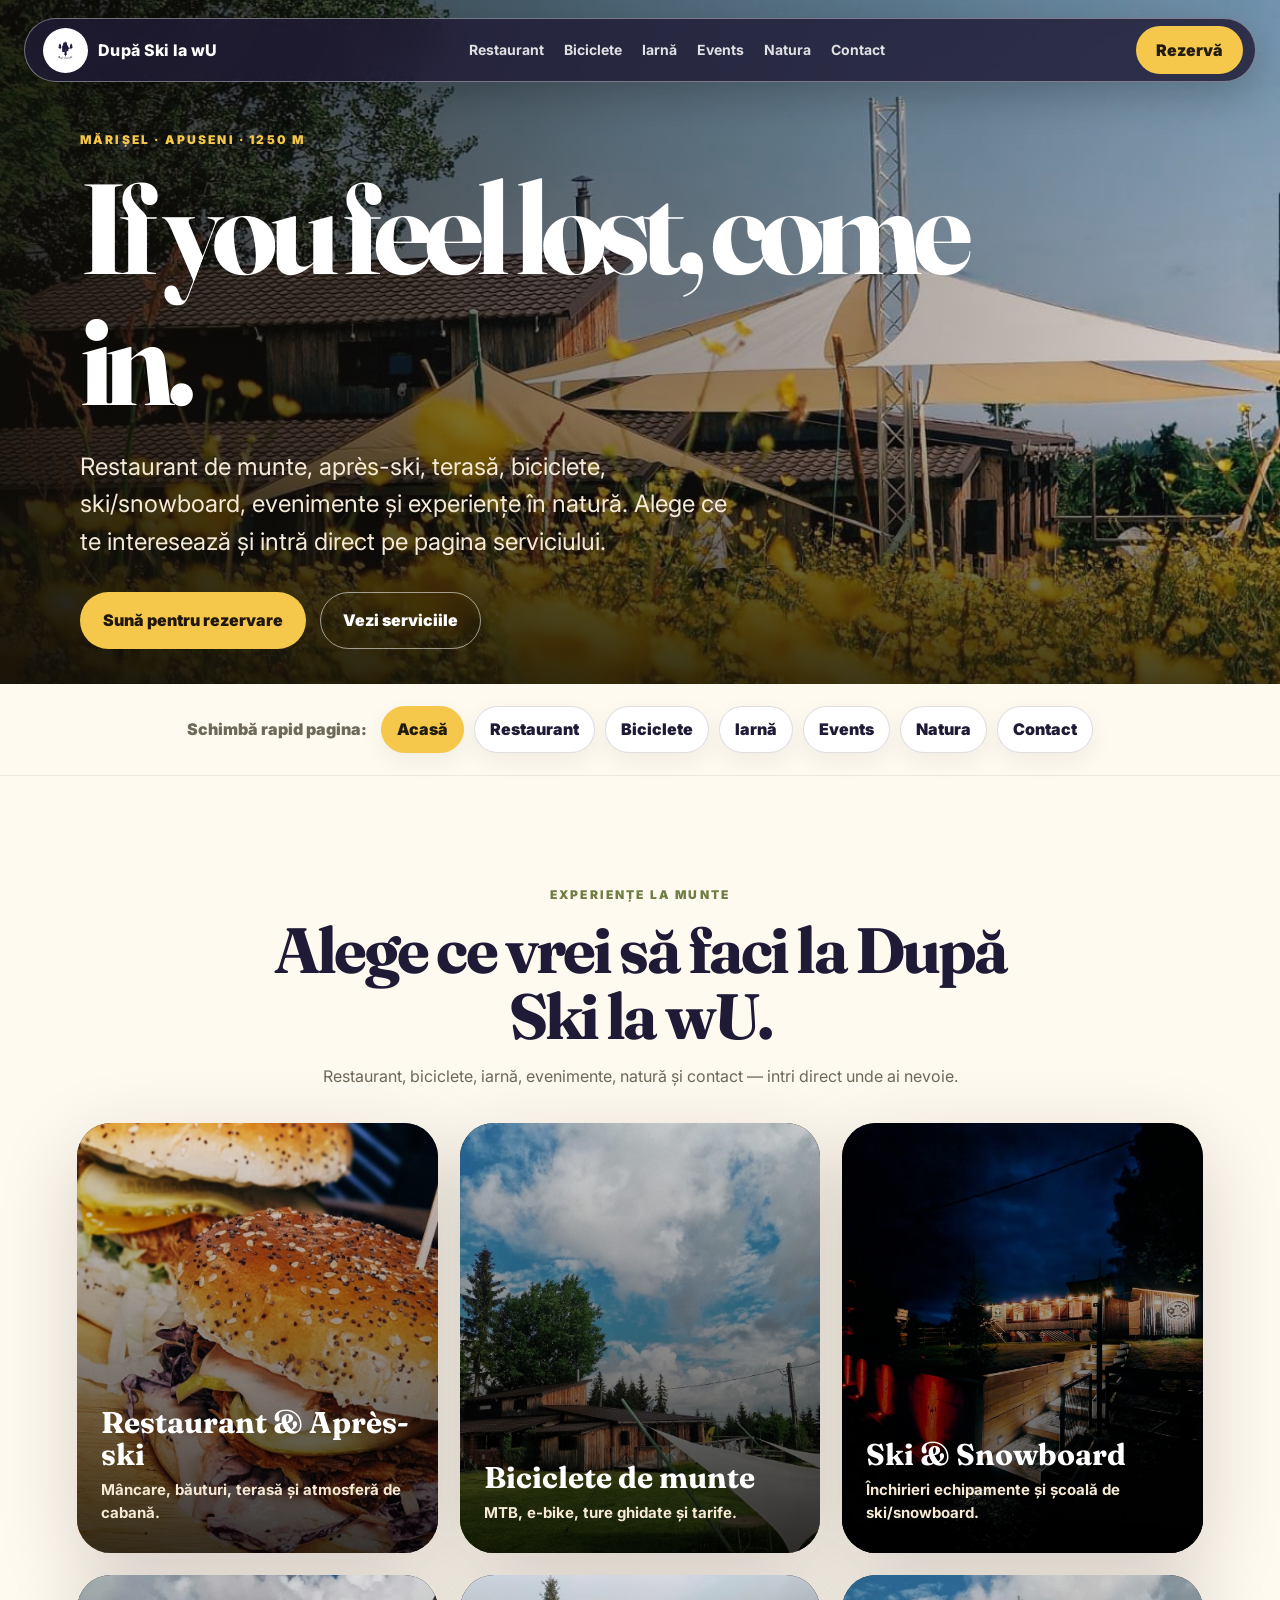
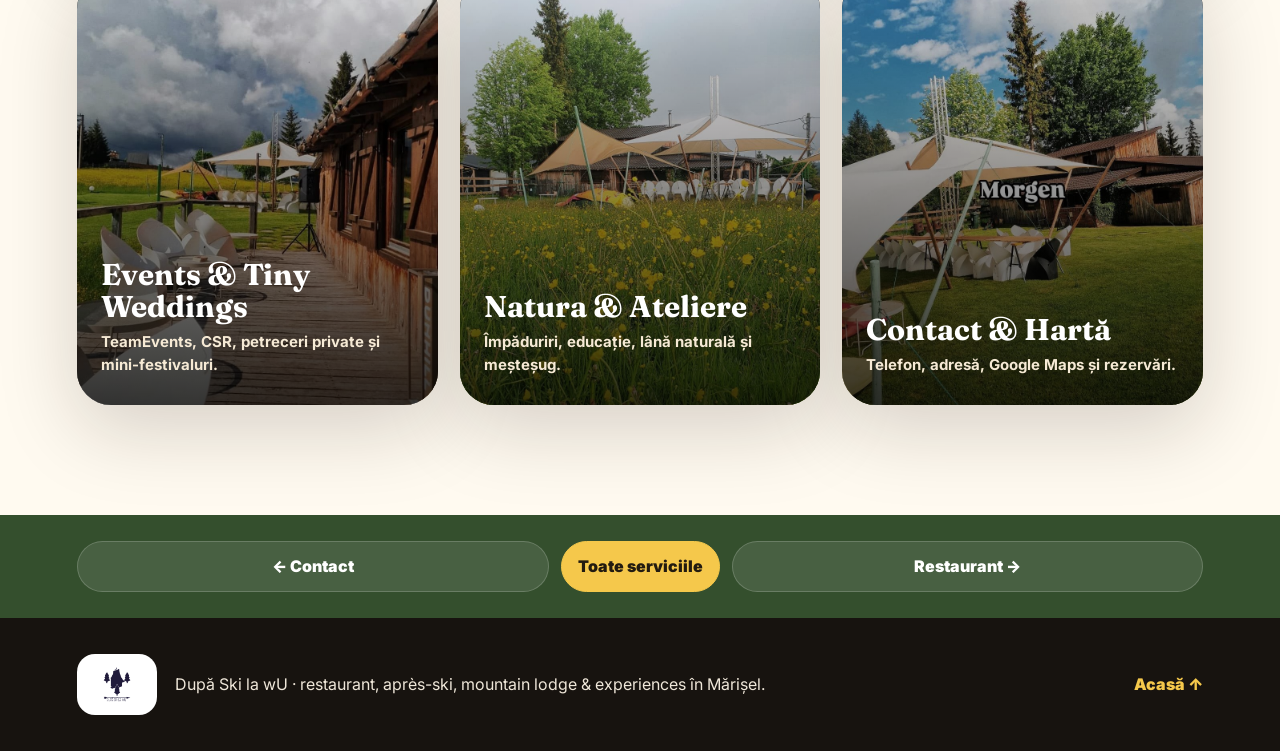
<file: index.html>
<!doctype html>
<html lang="ro">
<head>
  <meta charset="utf-8" />
  <meta name="viewport" content="width=device-width, initial-scale=1" />
  <title>După Ski la wU | Restaurant, Après-ski & Experiențe în Mărișel</title>
  <meta name="description" content="După Ski la wU în Mărișel: restaurant de munte, biciclete, ski/snowboard, evenimente și natură. Alege serviciul dorit din pagini separate." />
  <link rel="preconnect" href="https://fonts.googleapis.com">
  <link rel="preconnect" href="https://fonts.gstatic.com" crossorigin>
  <link href="https://fonts.googleapis.com/css2?family=Fraunces:opsz,wght@9..144,500;9..144,700&family=Inter:wght@400;500;600;700;800&display=swap" rel="stylesheet">
  <link rel="stylesheet" href="styles.css" />
</head>
<body>
  <header class="site-header" id="top">
    <a class="brand" href="index.html" aria-label="După Ski la wU - acasă">
      <img src="assets/logo.png" alt="Logo După Ski la wU" />
      <span>După Ski la wU</span>
    </a>
    <nav class="nav" aria-label="Navigație principală">
      <a href="restaurant.html">Restaurant</a>
      <a href="biciclete.html">Biciclete</a>
      <a href="iarna.html">Iarnă</a>
      <a href="events.html">Events</a>
      <a href="natura.html">Natura</a>
      <a href="contact.html">Contact</a>
    </nav>
    <details class="mobile-menu">
      <summary>Pagini</summary>
      <div class="mobile-menu-panel">
        <a href="index.html" class="active" aria-current="page">Acasă</a>
        <a href="restaurant.html">Restaurant</a>
        <a href="biciclete.html">Biciclete</a>
        <a href="iarna.html">Iarnă</a>
        <a href="events.html">Events</a>
        <a href="natura.html">Natura</a>
        <a href="contact.html">Contact</a>
      </div>
    </details>
    <a class="nav-cta" href="tel:+40756038663">Rezervă</a>
  </header>

  <main>
    <section class="hero home-hero" aria-label="Introducere După Ski la wU">
      <div class="hero-media"><img src="assets/photo-17.jpg" alt="Terasa După Ski la wU văzută prin flori galbene de munte" /></div>
      <div class="hero-overlay"></div>
      <div class="hero-content compact-hero">
        <p class="eyebrow">Mărișel · Apuseni · 1250 m</p>
        <h1>If you feel lost, come in.</h1>
        <p class="lead">Restaurant de munte, après-ski, terasă, biciclete, ski/snowboard, evenimente și experiențe în natură. Alege ce te interesează și intră direct pe pagina serviciului.</p>
        <div class="hero-actions">
          <a class="btn primary" href="tel:+40756038663">Sună pentru rezervare</a>
          <a class="btn secondary" href="#servicii">Vezi serviciile</a>
        </div>
      </div>
    </section>
    <section class="page-switcher" aria-label="Schimbă pagina">
      <span>Schimbă rapid pagina:</span>
      <a class="page-chip active" aria-current="page" href="index.html">Acasă</a>
      <a class="page-chip" href="restaurant.html">Restaurant</a>
      <a class="page-chip" href="biciclete.html">Biciclete</a>
      <a class="page-chip" href="iarna.html">Iarnă</a>
      <a class="page-chip" href="events.html">Events</a>
      <a class="page-chip" href="natura.html">Natura</a>
      <a class="page-chip" href="contact.html">Contact</a>
    </section>

    <section class="service-hub section" id="servicii">
      <div class="section-heading centered narrow">
        <p class="eyebrow dark">Experiențe la munte</p>
        <h2>Alege ce vrei să faci la După Ski la wU.</h2>
        <p>Restaurant, biciclete, iarnă, evenimente, natură și contact — intri direct unde ai nevoie.</p>
      </div>
      <div class="service-buttons-grid">
        <a class="service-button-card" href="restaurant.html"><img src="assets/photo-07.jpg" alt="Burger artizanal" /><span>Restaurant & Après-ski</span><small>Mâncare, băuturi, terasă și atmosferă de cabană.</small></a>
        <a class="service-button-card" href="biciclete.html"><img src="assets/photo-08.jpg" alt="Zona verde din Mărișel" /><span>Biciclete de munte</span><small>MTB, e-bike, ture ghidate și tarife.</small></a>
        <a class="service-button-card" href="iarna.html"><img src="assets/photo-18.jpg" alt="Cabana seara" /><span>Ski & Snowboard</span><small>Închirieri echipamente și școală de ski/snowboard.</small></a>
        <a class="service-button-card" href="events.html"><img src="assets/photo-14.jpg" alt="Cabana și terasa" /><span>Events & Tiny Weddings</span><small>TeamEvents, CSR, petreceri private și mini-festivaluri.</small></a>
        <a class="service-button-card" href="natura.html"><img src="assets/photo-19.jpg" alt="Flori de munte și terasă" /><span>Natura & Ateliere</span><small>Împăduriri, educație, lână naturală și meșteșug.</small></a>
        <a class="service-button-card" href="contact.html"><img src="assets/photo-12.jpg" alt="Terasă la prânz" /><span>Contact & Hartă</span><small>Telefon, adresă, Google Maps și rezervări.</small></a>
      </div>
    </section>
    <section class="bottom-page-nav" aria-label="Navigare între pagini">
      <a href="contact.html">← Contact</a>
      <a href="index.html">Toate serviciile</a>
      <a href="restaurant.html">Restaurant →</a>
    </section>

  </main>

  <footer class="footer"><div><img src="assets/logo.png" alt="Logo După Ski la wU" /><p>După Ski la wU · restaurant, après-ski, mountain lodge & experiences în Mărișel.</p></div><a href="index.html">Acasă ↑</a></footer>
</body>
</html>
</file>
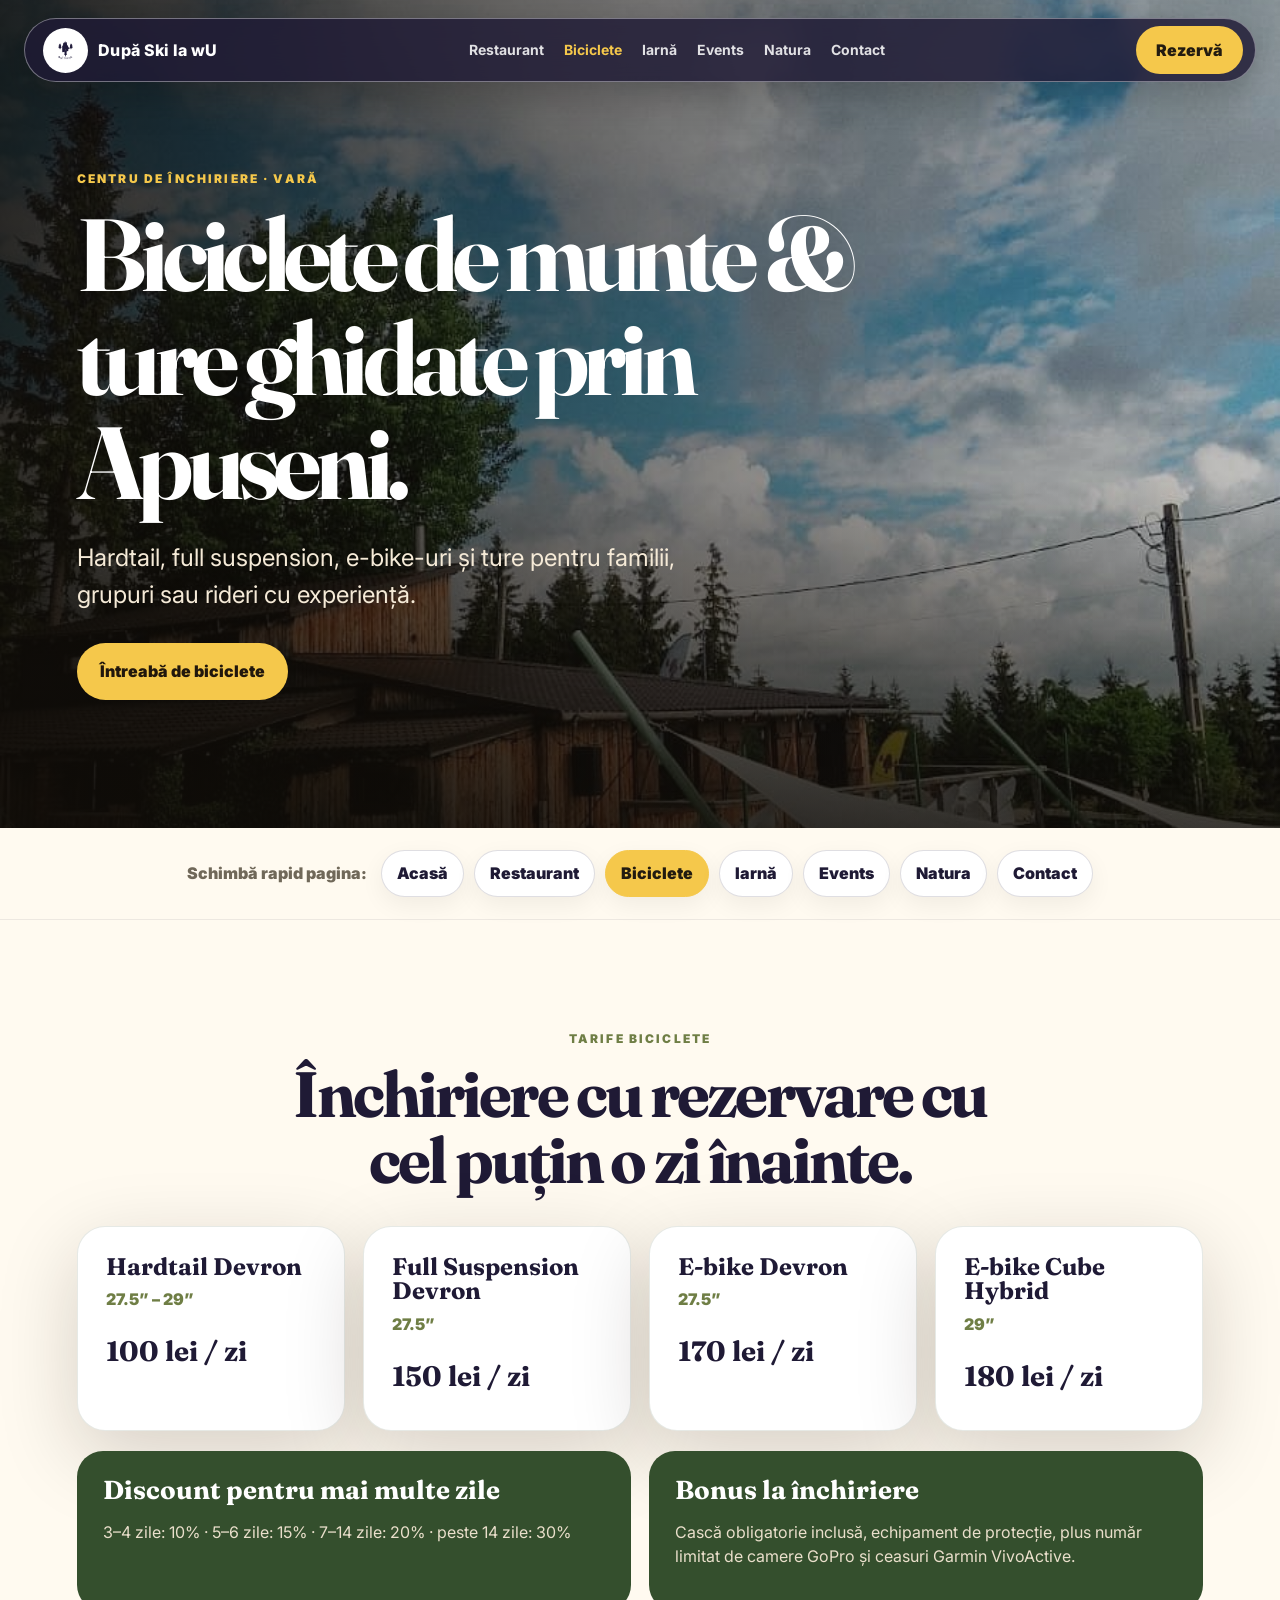
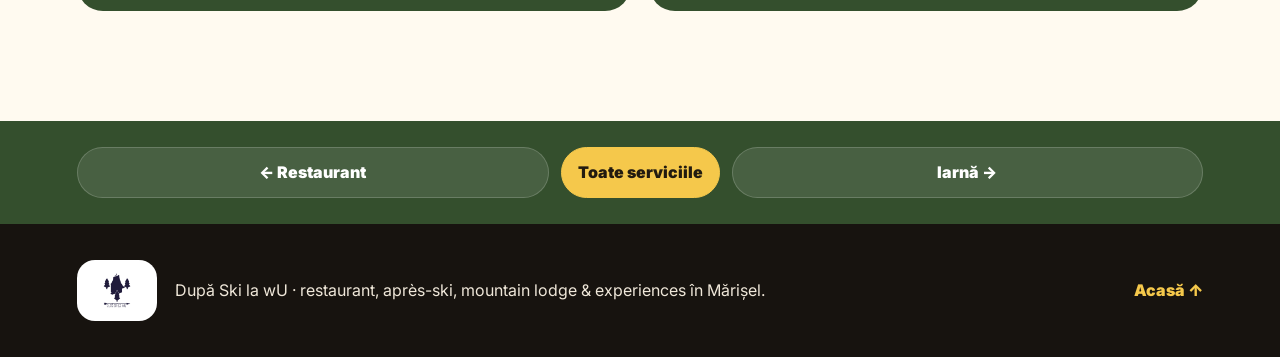
<file: biciclete.html>
<!doctype html>
<html lang="ro">
<head>
  <meta charset="utf-8" />
  <meta name="viewport" content="width=device-width, initial-scale=1" />
  <title>Biciclete de munte & E-bike | După Ski la wU</title>
  <meta name="description" content="Închirieri biciclete de munte, e-bike-uri și ture ghidate în Apuseni." />
  <link rel="preconnect" href="https://fonts.googleapis.com">
  <link rel="preconnect" href="https://fonts.gstatic.com" crossorigin>
  <link href="https://fonts.googleapis.com/css2?family=Fraunces:opsz,wght@9..144,500;9..144,700&family=Inter:wght@400;500;600;700;800&display=swap" rel="stylesheet">
  <link rel="stylesheet" href="styles.css" />
</head>
<body>
  <header class="site-header" id="top">
    <a class="brand" href="index.html" aria-label="După Ski la wU - acasă">
      <img src="assets/logo.png" alt="Logo După Ski la wU" />
      <span>După Ski la wU</span>
    </a>
    <nav class="nav" aria-label="Navigație principală">
      <a href="restaurant.html">Restaurant</a>
      <a href="biciclete.html" class="active" aria-current="page">Biciclete</a>
      <a href="iarna.html">Iarnă</a>
      <a href="events.html">Events</a>
      <a href="natura.html">Natura</a>
      <a href="contact.html">Contact</a>
    </nav>
    <details class="mobile-menu">
      <summary>Pagini</summary>
      <div class="mobile-menu-panel">
        <a href="index.html">Acasă</a>
        <a href="restaurant.html">Restaurant</a>
        <a href="biciclete.html" class="active" aria-current="page">Biciclete</a>
        <a href="iarna.html">Iarnă</a>
        <a href="events.html">Events</a>
        <a href="natura.html">Natura</a>
        <a href="contact.html">Contact</a>
      </div>
    </details>
    <a class="nav-cta" href="tel:+40756038663">Rezervă</a>
  </header>

  <main>
    <section class="page-hero"><img src="assets/photo-08.jpg" alt="Cabana DSLW și zona verde" /><div><p class="eyebrow">Centru de închiriere · vară</p><h1>Biciclete de munte & ture ghidate prin Apuseni.</h1><p class="lead">Hardtail, full suspension, e-bike-uri și ture pentru familii, grupuri sau rideri cu experiență.</p><a class="btn primary" href="tel:+40756038663">Întreabă de biciclete</a></div></section>
    <section class="page-switcher" aria-label="Schimbă pagina">
      <span>Schimbă rapid pagina:</span>
      <a class="page-chip" href="index.html">Acasă</a>
      <a class="page-chip" href="restaurant.html">Restaurant</a>
      <a class="page-chip active" aria-current="page" href="biciclete.html">Biciclete</a>
      <a class="page-chip" href="iarna.html">Iarnă</a>
      <a class="page-chip" href="events.html">Events</a>
      <a class="page-chip" href="natura.html">Natura</a>
      <a class="page-chip" href="contact.html">Contact</a>
    </section>

    <section class="pricing section"><div class="section-heading centered narrow"><p class="eyebrow dark">Tarife biciclete</p><h2>Închiriere cu rezervare cu cel puțin o zi înainte.</h2></div><div class="price-grid"><article><h3>Hardtail Devron</h3><p class="spec">27.5” – 29”</p><strong>100 lei / zi</strong></article><article><h3>Full Suspension Devron</h3><p class="spec">27.5”</p><strong>150 lei / zi</strong></article><article><h3>E-bike Devron</h3><p class="spec">27.5”</p><strong>170 lei / zi</strong></article><article><h3>E-bike Cube Hybrid</h3><p class="spec">29”</p><strong>180 lei / zi</strong></article></div><div class="discount-panel"><div><h3>Discount pentru mai multe zile</h3><p>3–4 zile: 10% · 5–6 zile: 15% · 7–14 zile: 20% · peste 14 zile: 30%</p></div><div><h3>Bonus la închiriere</h3><p>Cască obligatorie inclusă, echipament de protecție, plus număr limitat de camere GoPro și ceasuri Garmin VivoActive.</p></div></div></section>
    <section class="bottom-page-nav" aria-label="Navigare între pagini">
      <a href="restaurant.html">← Restaurant</a>
      <a href="index.html">Toate serviciile</a>
      <a href="iarna.html">Iarnă →</a>
    </section>

  </main>

  <footer class="footer"><div><img src="assets/logo.png" alt="Logo După Ski la wU" /><p>După Ski la wU · restaurant, après-ski, mountain lodge & experiences în Mărișel.</p></div><a href="index.html">Acasă ↑</a></footer>
</body>
</html>
</file>
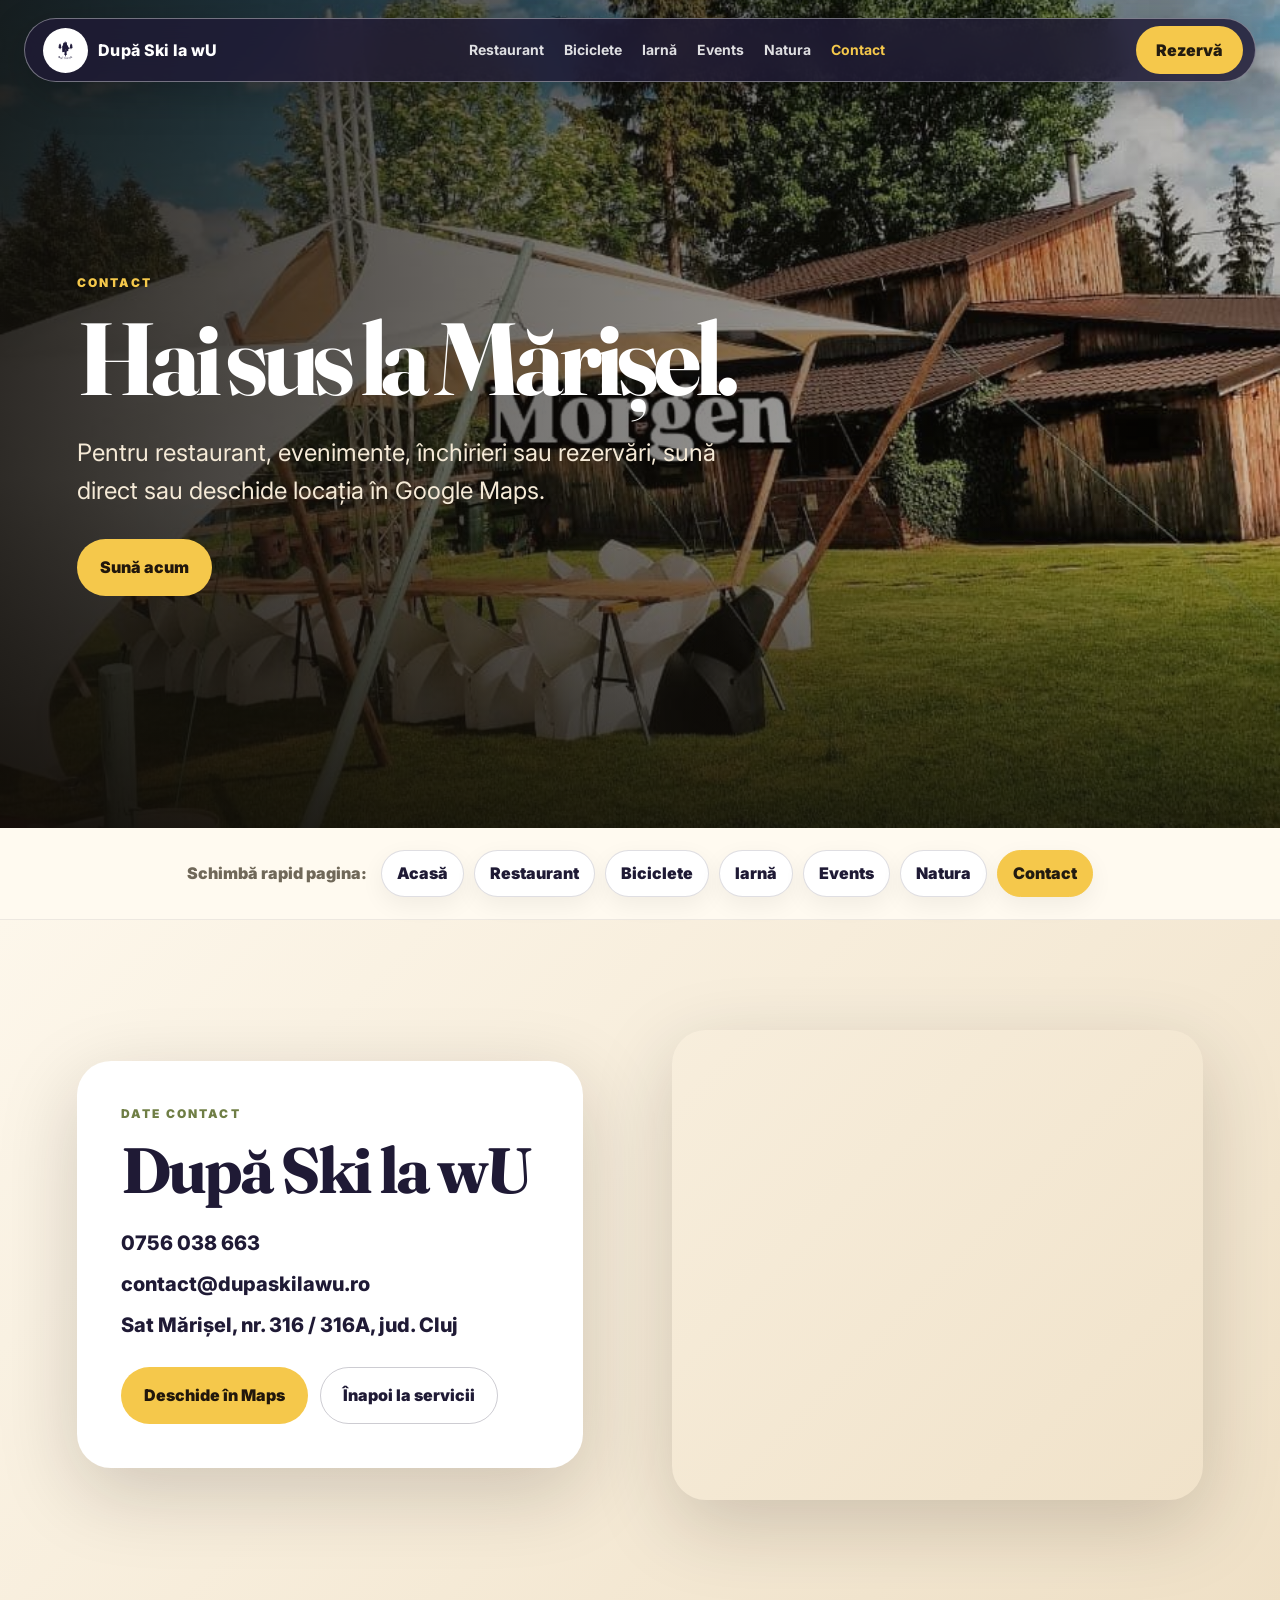
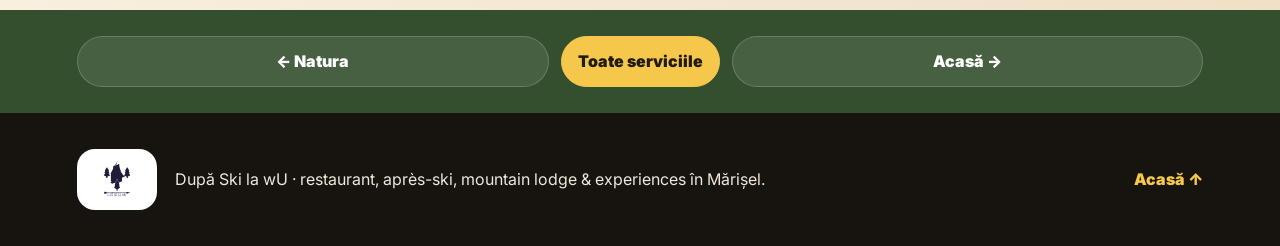
<file: contact.html>
<!doctype html>
<html lang="ro">
<head>
  <meta charset="utf-8" />
  <meta name="viewport" content="width=device-width, initial-scale=1" />
  <title>Contact & Hartă | După Ski la wU</title>
  <meta name="description" content="Contact, adresă și hartă pentru După Ski la wU Mărișel." />
  <link rel="preconnect" href="https://fonts.googleapis.com">
  <link rel="preconnect" href="https://fonts.gstatic.com" crossorigin>
  <link href="https://fonts.googleapis.com/css2?family=Fraunces:opsz,wght@9..144,500;9..144,700&family=Inter:wght@400;500;600;700;800&display=swap" rel="stylesheet">
  <link rel="stylesheet" href="styles.css" />
</head>
<body>
  <header class="site-header" id="top">
    <a class="brand" href="index.html" aria-label="După Ski la wU - acasă">
      <img src="assets/logo.png" alt="Logo După Ski la wU" />
      <span>După Ski la wU</span>
    </a>
    <nav class="nav" aria-label="Navigație principală">
      <a href="restaurant.html">Restaurant</a>
      <a href="biciclete.html">Biciclete</a>
      <a href="iarna.html">Iarnă</a>
      <a href="events.html">Events</a>
      <a href="natura.html">Natura</a>
      <a href="contact.html" class="active" aria-current="page">Contact</a>
    </nav>
    <details class="mobile-menu">
      <summary>Pagini</summary>
      <div class="mobile-menu-panel">
        <a href="index.html">Acasă</a>
        <a href="restaurant.html">Restaurant</a>
        <a href="biciclete.html">Biciclete</a>
        <a href="iarna.html">Iarnă</a>
        <a href="events.html">Events</a>
        <a href="natura.html">Natura</a>
        <a href="contact.html" class="active" aria-current="page">Contact</a>
      </div>
    </details>
    <a class="nav-cta" href="tel:+40756038663">Rezervă</a>
  </header>

  <main>
    <section class="page-hero"><img src="assets/photo-12.jpg" alt="Terasa După Ski la wU" /><div><p class="eyebrow">Contact</p><h1>Hai sus la Mărișel.</h1><p class="lead">Pentru restaurant, evenimente, închirieri sau rezervări, sună direct sau deschide locația în Google Maps.</p><a class="btn primary" href="tel:+40756038663">Sună acum</a></div></section>
    <section class="page-switcher" aria-label="Schimbă pagina">
      <span>Schimbă rapid pagina:</span>
      <a class="page-chip" href="index.html">Acasă</a>
      <a class="page-chip" href="restaurant.html">Restaurant</a>
      <a class="page-chip" href="biciclete.html">Biciclete</a>
      <a class="page-chip" href="iarna.html">Iarnă</a>
      <a class="page-chip" href="events.html">Events</a>
      <a class="page-chip" href="natura.html">Natura</a>
      <a class="page-chip active" aria-current="page" href="contact.html">Contact</a>
    </section>

    <section class="location section"><div class="contact-card"><p class="eyebrow dark">Date contact</p><h2>După Ski la wU</h2><div class="contact-lines"><a href="tel:+40756038663">0756 038 663</a><a href="mailto:contact@dupaskilawu.ro">contact@dupaskilawu.ro</a><span>Sat Mărișel, nr. 316 / 316A, jud. Cluj</span></div><div class="contact-actions"><a class="btn primary" href="https://maps.google.com/?q=Dup%C4%83%20Ski%20la%20wU%20M%C4%83ri%C8%99el" target="_blank" rel="noopener">Deschide în Maps</a><a class="btn secondary dark" href="index.html">Înapoi la servicii</a></div></div><div class="map-box"><iframe title="Hartă După Ski la wU Mărișel" loading="lazy" referrerpolicy="no-referrer-when-downgrade" src="https://www.google.com/maps?q=Dup%C4%83%20Ski%20la%20wU%20M%C4%83ri%C8%99el&output=embed"></iframe></div></section>
    <section class="bottom-page-nav" aria-label="Navigare între pagini">
      <a href="natura.html">← Natura</a>
      <a href="index.html">Toate serviciile</a>
      <a href="index.html">Acasă →</a>
    </section>

  </main>

  <footer class="footer"><div><img src="assets/logo.png" alt="Logo După Ski la wU" /><p>După Ski la wU · restaurant, après-ski, mountain lodge & experiences în Mărișel.</p></div><a href="index.html">Acasă ↑</a></footer>
</body>
</html>
</file>
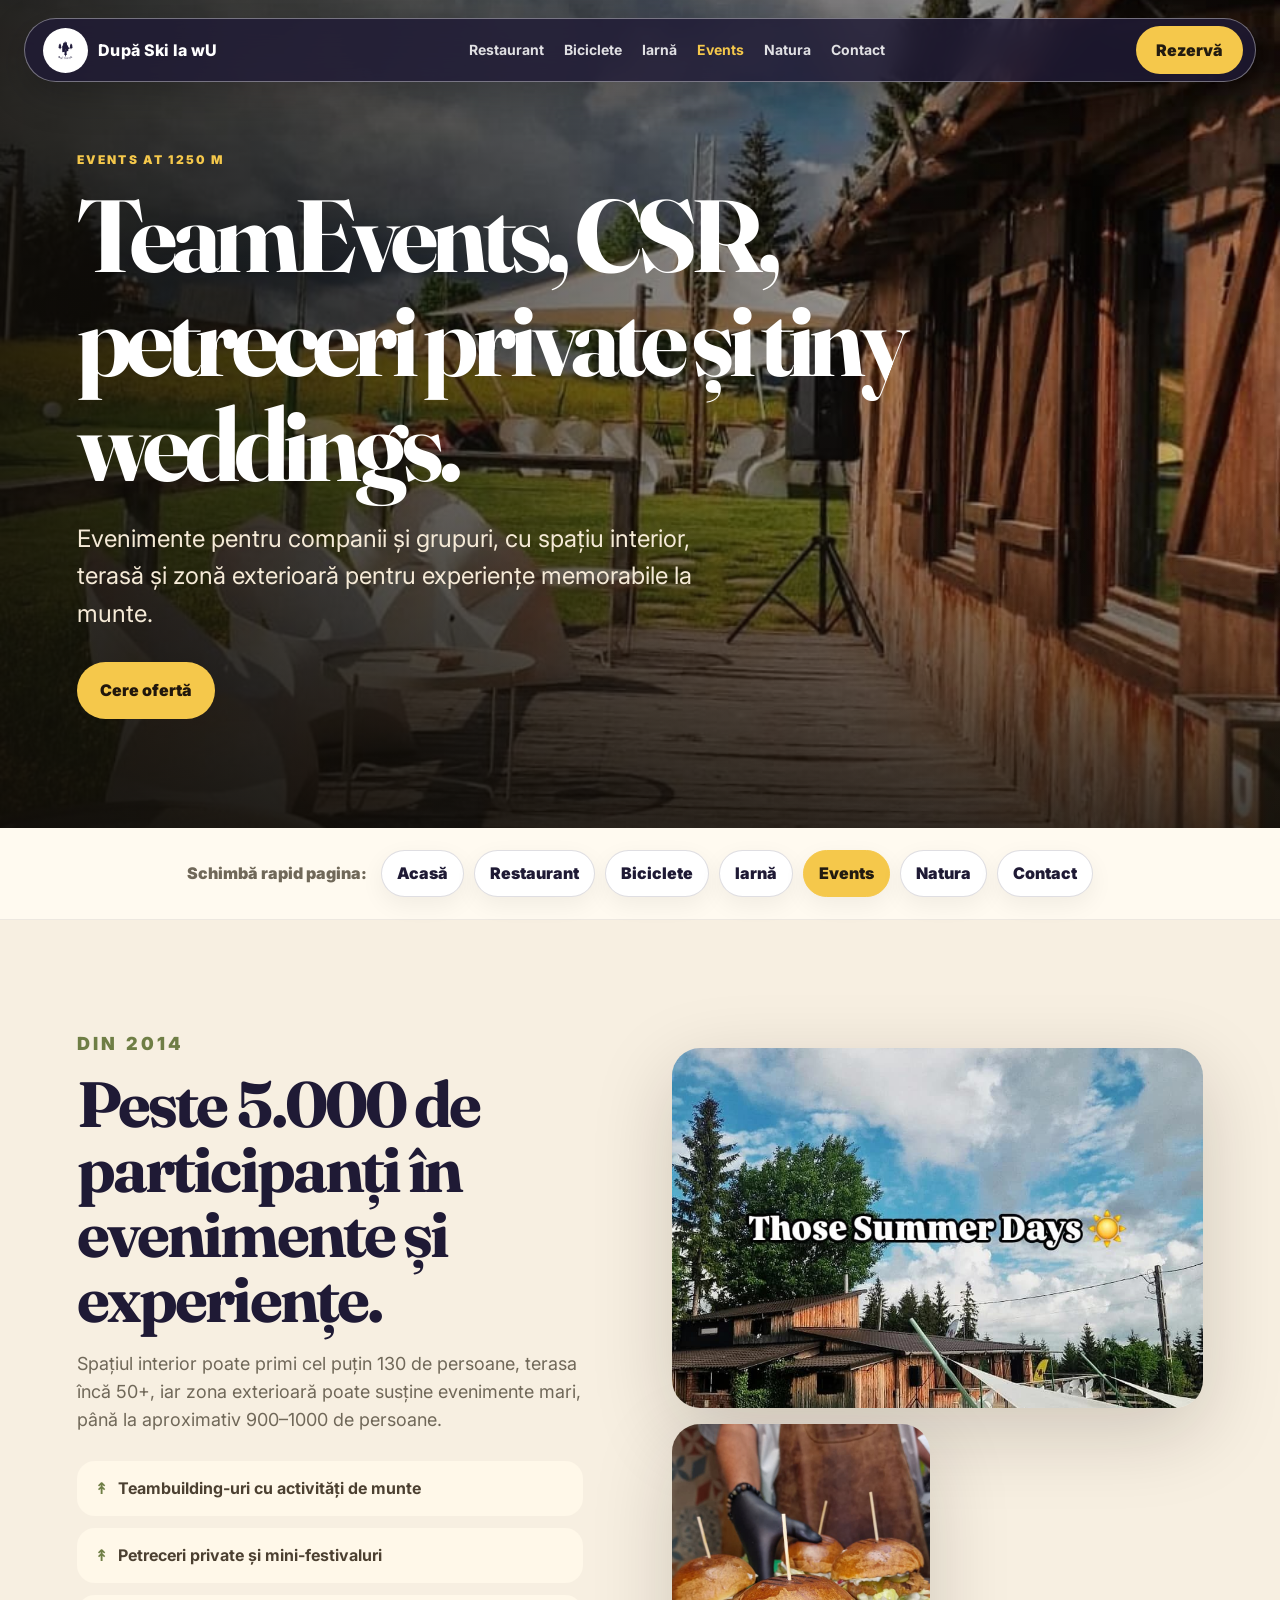
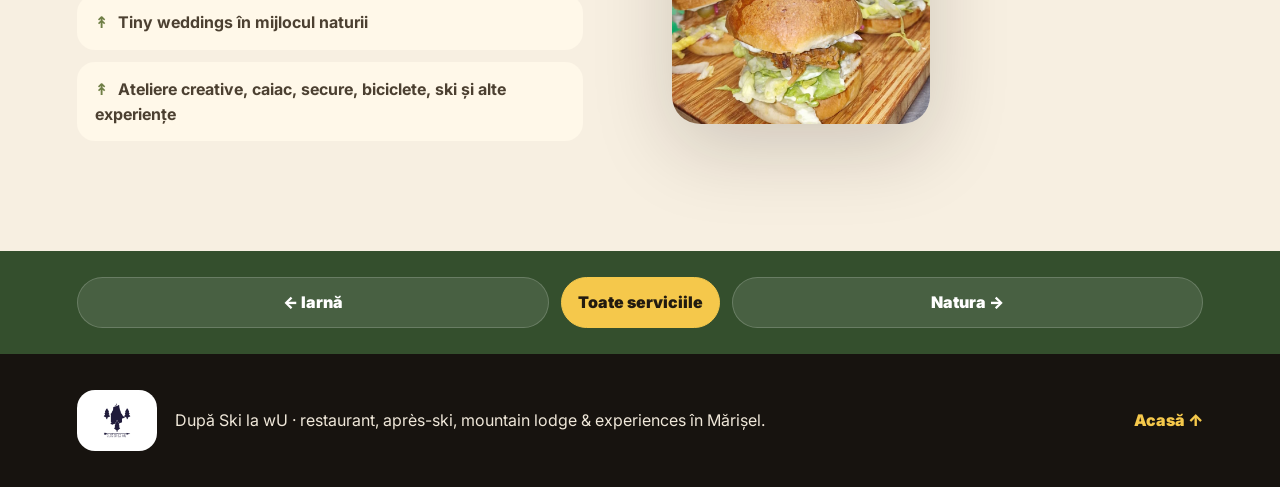
<file: events.html>
<!doctype html>
<html lang="ro">
<head>
  <meta charset="utf-8" />
  <meta name="viewport" content="width=device-width, initial-scale=1" />
  <title>Events, CSR & Tiny Weddings | După Ski la wU</title>
  <meta name="description" content="TeamEvents, CSR, petreceri private, mini-festivaluri și tiny weddings la Mărișel." />
  <link rel="preconnect" href="https://fonts.googleapis.com">
  <link rel="preconnect" href="https://fonts.gstatic.com" crossorigin>
  <link href="https://fonts.googleapis.com/css2?family=Fraunces:opsz,wght@9..144,500;9..144,700&family=Inter:wght@400;500;600;700;800&display=swap" rel="stylesheet">
  <link rel="stylesheet" href="styles.css" />
</head>
<body>
  <header class="site-header" id="top">
    <a class="brand" href="index.html" aria-label="După Ski la wU - acasă">
      <img src="assets/logo.png" alt="Logo După Ski la wU" />
      <span>După Ski la wU</span>
    </a>
    <nav class="nav" aria-label="Navigație principală">
      <a href="restaurant.html">Restaurant</a>
      <a href="biciclete.html">Biciclete</a>
      <a href="iarna.html">Iarnă</a>
      <a href="events.html" class="active" aria-current="page">Events</a>
      <a href="natura.html">Natura</a>
      <a href="contact.html">Contact</a>
    </nav>
    <details class="mobile-menu">
      <summary>Pagini</summary>
      <div class="mobile-menu-panel">
        <a href="index.html">Acasă</a>
        <a href="restaurant.html">Restaurant</a>
        <a href="biciclete.html">Biciclete</a>
        <a href="iarna.html">Iarnă</a>
        <a href="events.html" class="active" aria-current="page">Events</a>
        <a href="natura.html">Natura</a>
        <a href="contact.html">Contact</a>
      </div>
    </details>
    <a class="nav-cta" href="tel:+40756038663">Rezervă</a>
  </header>

  <main>
    <section class="page-hero"><img src="assets/photo-14.jpg" alt="Cabana și terasa După Ski la wU" /><div><p class="eyebrow">Events at 1250 m</p><h1>TeamEvents, CSR, petreceri private și tiny weddings.</h1><p class="lead">Evenimente pentru companii și grupuri, cu spațiu interior, terasă și zonă exterioară pentru experiențe memorabile la munte.</p><a class="btn primary" href="tel:+40756038663">Cere ofertă</a></div></section>
    <section class="page-switcher" aria-label="Schimbă pagina">
      <span>Schimbă rapid pagina:</span>
      <a class="page-chip" href="index.html">Acasă</a>
      <a class="page-chip" href="restaurant.html">Restaurant</a>
      <a class="page-chip" href="biciclete.html">Biciclete</a>
      <a class="page-chip" href="iarna.html">Iarnă</a>
      <a class="page-chip active" aria-current="page" href="events.html">Events</a>
      <a class="page-chip" href="natura.html">Natura</a>
      <a class="page-chip" href="contact.html">Contact</a>
    </section>

    <section class="events section"><div class="section-copy"><p class="eyebrow dark">Din 2014</p><h2>Peste 5.000 de participanți în evenimente și experiențe.</h2><p>Spațiul interior poate primi cel puțin 130 de persoane, terasa încă 50+, iar zona exterioară poate susține evenimente mari, până la aproximativ 900–1000 de persoane.</p><ul class="check-list"><li>Teambuilding-uri cu activități de munte</li><li>Petreceri private și mini-festivaluri</li><li>Tiny weddings în mijlocul naturii</li><li>Ateliere creative, caiac, secure, biciclete, ski și alte experiențe</li></ul></div><div class="events-media"><img src="assets/photo-04.jpg" alt="Terasa de vară" /><img src="assets/photo-16.jpg" alt="Burgeri pentru grup" /></div></section>
    <section class="bottom-page-nav" aria-label="Navigare între pagini">
      <a href="iarna.html">← Iarnă</a>
      <a href="index.html">Toate serviciile</a>
      <a href="natura.html">Natura →</a>
    </section>

  </main>

  <footer class="footer"><div><img src="assets/logo.png" alt="Logo După Ski la wU" /><p>După Ski la wU · restaurant, après-ski, mountain lodge & experiences în Mărișel.</p></div><a href="index.html">Acasă ↑</a></footer>
</body>
</html>
</file>
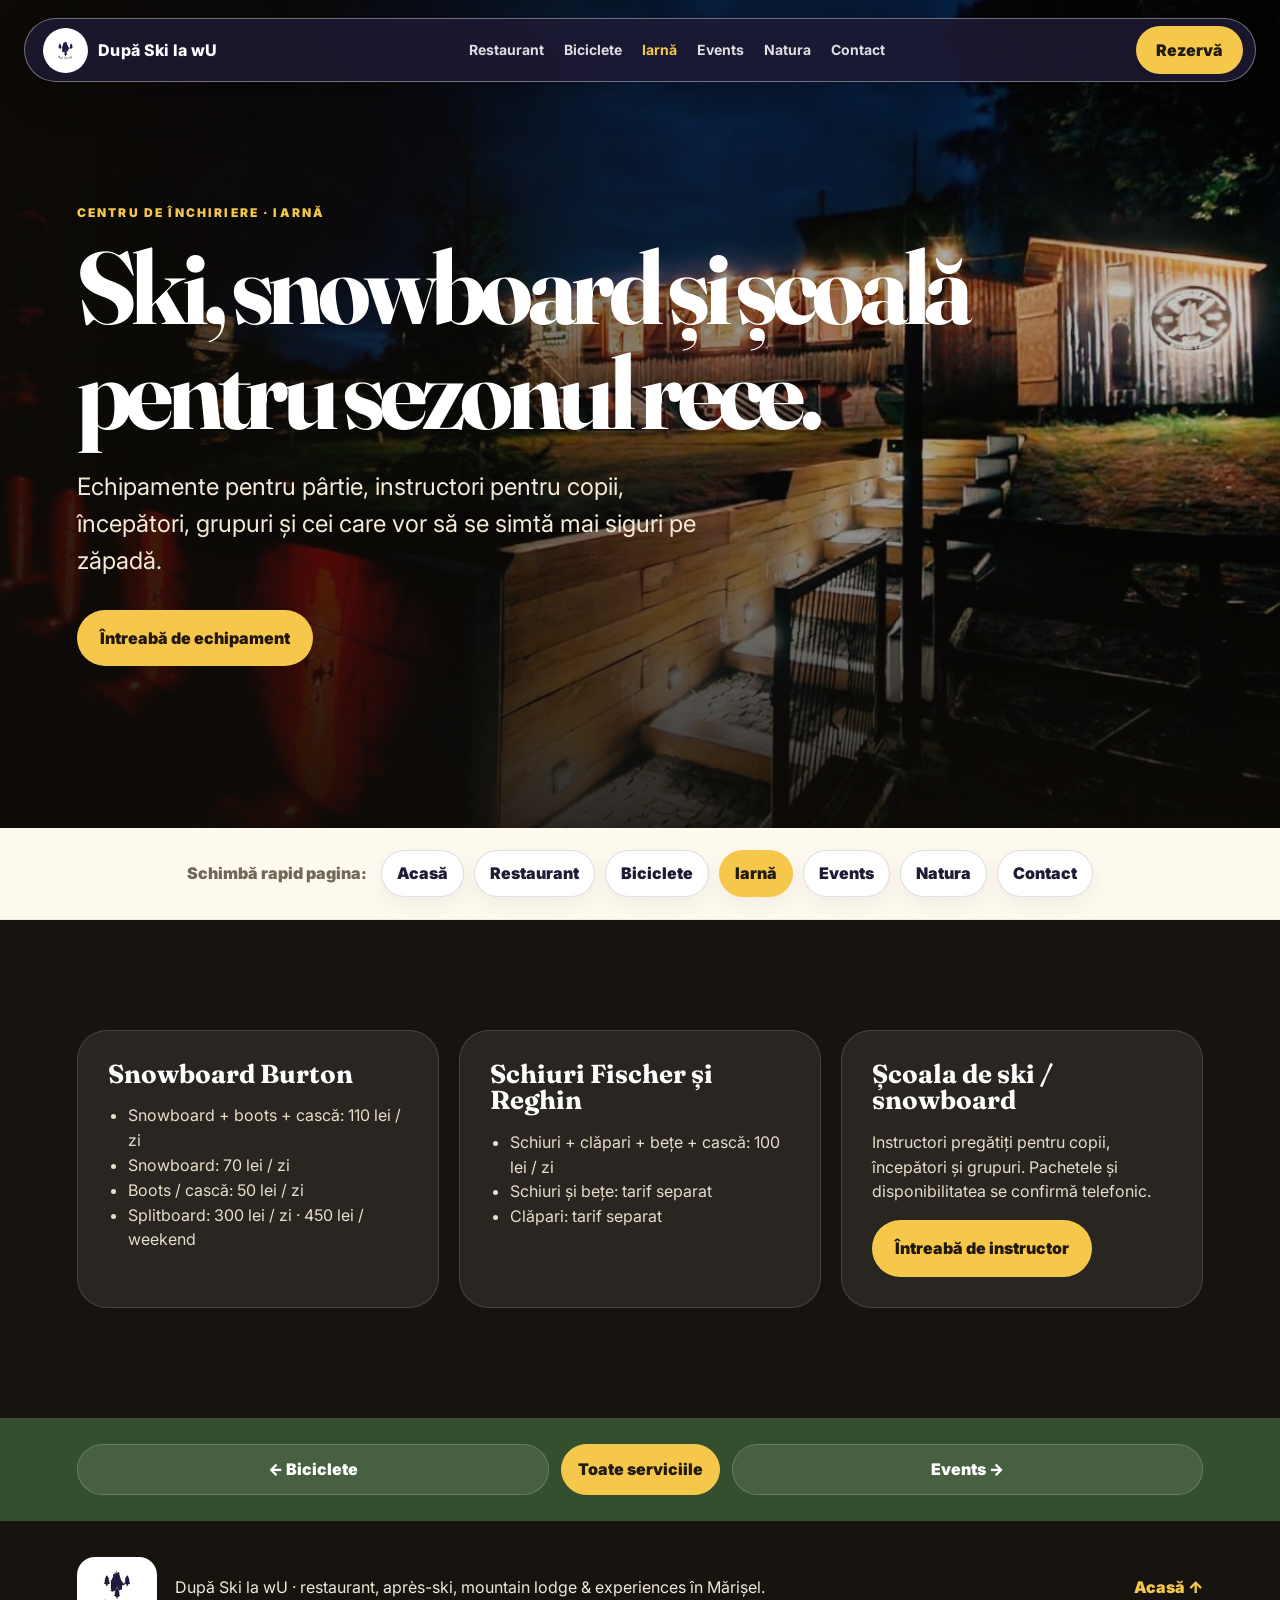
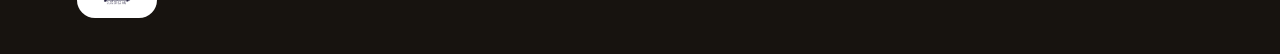
<file: iarna.html>
<!doctype html>
<html lang="ro">
<head>
  <meta charset="utf-8" />
  <meta name="viewport" content="width=device-width, initial-scale=1" />
  <title>Ski, Snowboard & Școală | După Ski la wU</title>
  <meta name="description" content="Închirieri ski, snowboard, splitboard și școală de ski/snowboard în Mărișel." />
  <link rel="preconnect" href="https://fonts.googleapis.com">
  <link rel="preconnect" href="https://fonts.gstatic.com" crossorigin>
  <link href="https://fonts.googleapis.com/css2?family=Fraunces:opsz,wght@9..144,500;9..144,700&family=Inter:wght@400;500;600;700;800&display=swap" rel="stylesheet">
  <link rel="stylesheet" href="styles.css" />
</head>
<body>
  <header class="site-header" id="top">
    <a class="brand" href="index.html" aria-label="După Ski la wU - acasă">
      <img src="assets/logo.png" alt="Logo După Ski la wU" />
      <span>După Ski la wU</span>
    </a>
    <nav class="nav" aria-label="Navigație principală">
      <a href="restaurant.html">Restaurant</a>
      <a href="biciclete.html">Biciclete</a>
      <a href="iarna.html" class="active" aria-current="page">Iarnă</a>
      <a href="events.html">Events</a>
      <a href="natura.html">Natura</a>
      <a href="contact.html">Contact</a>
    </nav>
    <details class="mobile-menu">
      <summary>Pagini</summary>
      <div class="mobile-menu-panel">
        <a href="index.html">Acasă</a>
        <a href="restaurant.html">Restaurant</a>
        <a href="biciclete.html">Biciclete</a>
        <a href="iarna.html" class="active" aria-current="page">Iarnă</a>
        <a href="events.html">Events</a>
        <a href="natura.html">Natura</a>
        <a href="contact.html">Contact</a>
      </div>
    </details>
    <a class="nav-cta" href="tel:+40756038663">Rezervă</a>
  </header>

  <main>
    <section class="page-hero"><img src="assets/photo-18.jpg" alt="Cabana După Ski la wU seara" /><div><p class="eyebrow">Centru de închiriere · iarnă</p><h1>Ski, snowboard și școală pentru sezonul rece.</h1><p class="lead">Echipamente pentru pârtie, instructori pentru copii, începători, grupuri și cei care vor să se simtă mai siguri pe zăpadă.</p><a class="btn primary" href="tel:+40756038663">Întreabă de echipament</a></div></section>
    <section class="page-switcher" aria-label="Schimbă pagina">
      <span>Schimbă rapid pagina:</span>
      <a class="page-chip" href="index.html">Acasă</a>
      <a class="page-chip" href="restaurant.html">Restaurant</a>
      <a class="page-chip" href="biciclete.html">Biciclete</a>
      <a class="page-chip active" aria-current="page" href="iarna.html">Iarnă</a>
      <a class="page-chip" href="events.html">Events</a>
      <a class="page-chip" href="natura.html">Natura</a>
      <a class="page-chip" href="contact.html">Contact</a>
    </section>

    <section class="winter section dark-section"><div class="winter-grid"><article><h3>Snowboard Burton</h3><ul><li>Snowboard + boots + cască: 110 lei / zi</li><li>Snowboard: 70 lei / zi</li><li>Boots / cască: 50 lei / zi</li><li>Splitboard: 300 lei / zi · 450 lei / weekend</li></ul></article><article><h3>Schiuri Fischer și Reghin</h3><ul><li>Schiuri + clăpari + bețe + cască: 100 lei / zi</li><li>Schiuri și bețe: tarif separat</li><li>Clăpari: tarif separat</li></ul></article><article><h3>Școala de ski / snowboard</h3><p>Instructori pregătiți pentru copii, începători și grupuri. Pachetele și disponibilitatea se confirmă telefonic.</p><a class="btn primary" href="tel:+40756038663">Întreabă de instructor</a></article></div></section>
    <section class="bottom-page-nav" aria-label="Navigare între pagini">
      <a href="biciclete.html">← Biciclete</a>
      <a href="index.html">Toate serviciile</a>
      <a href="events.html">Events →</a>
    </section>

  </main>

  <footer class="footer"><div><img src="assets/logo.png" alt="Logo După Ski la wU" /><p>După Ski la wU · restaurant, après-ski, mountain lodge & experiences în Mărișel.</p></div><a href="index.html">Acasă ↑</a></footer>
</body>
</html>
</file>
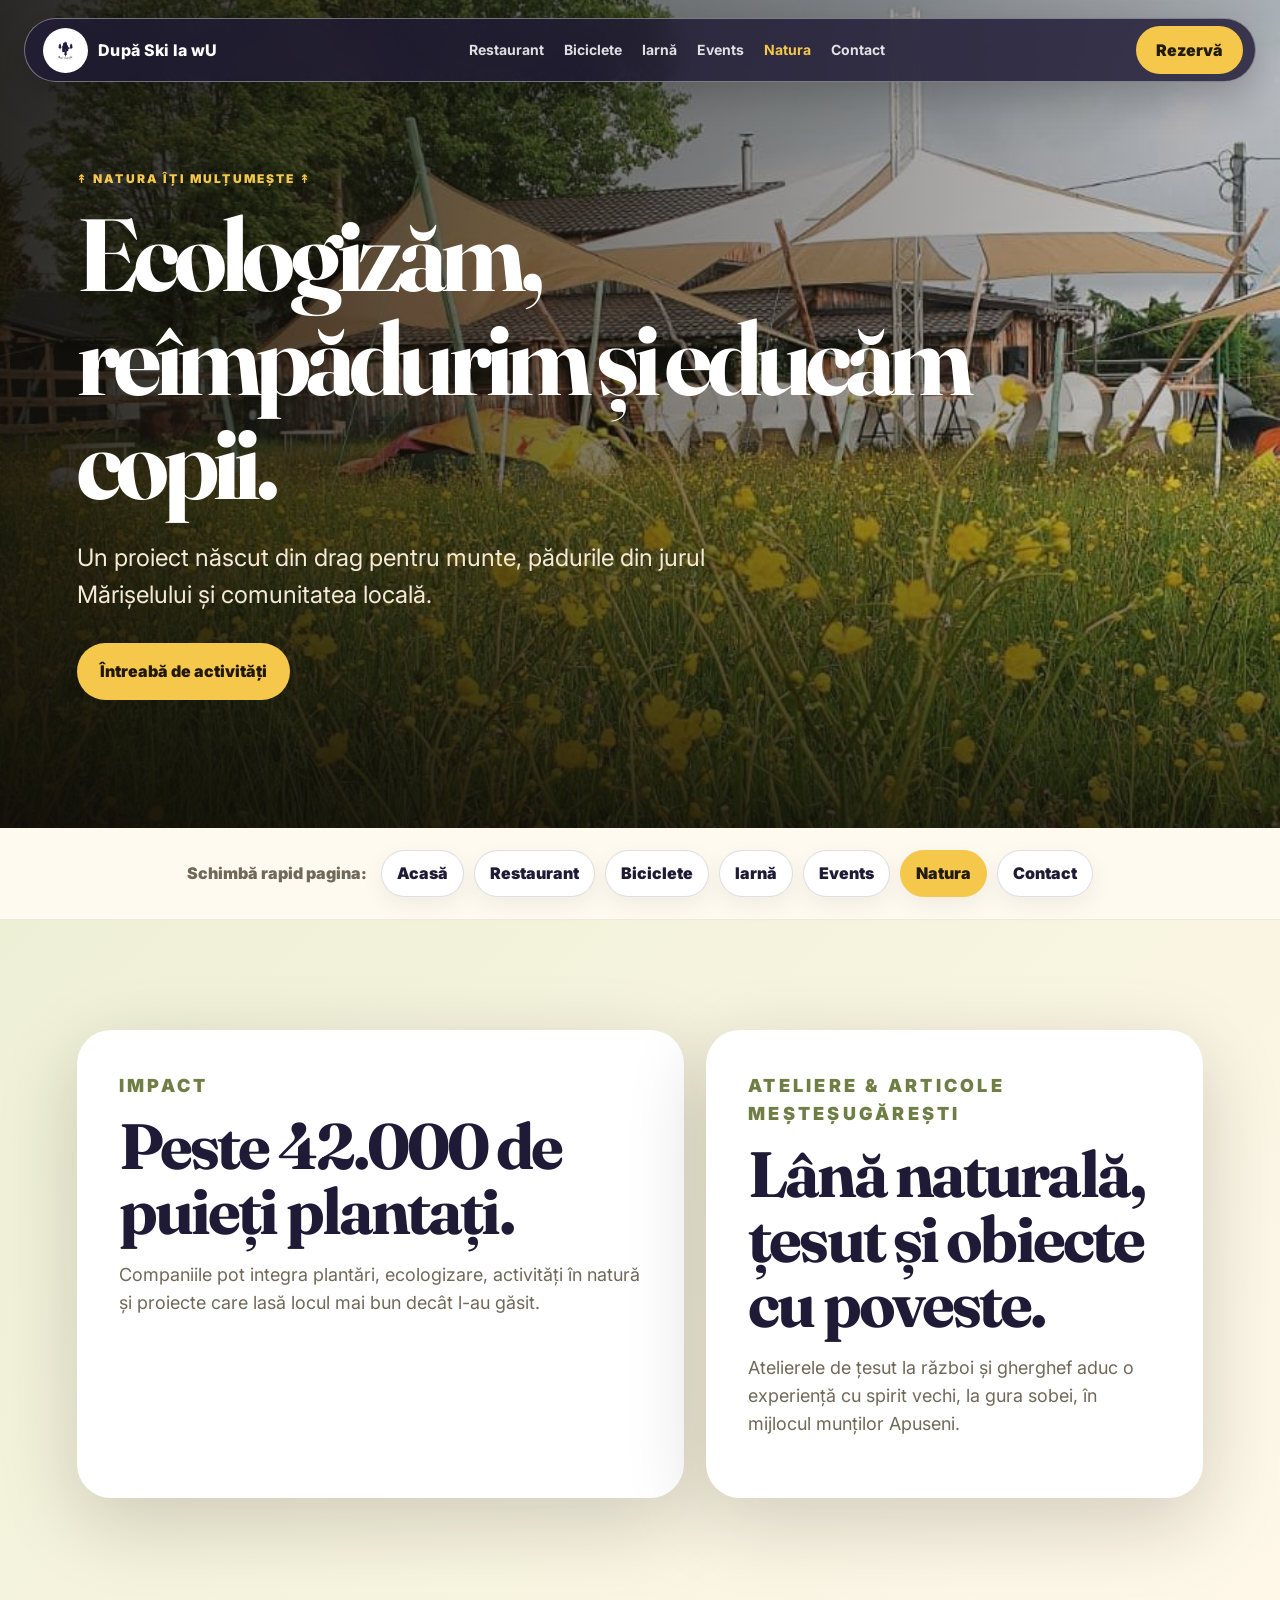
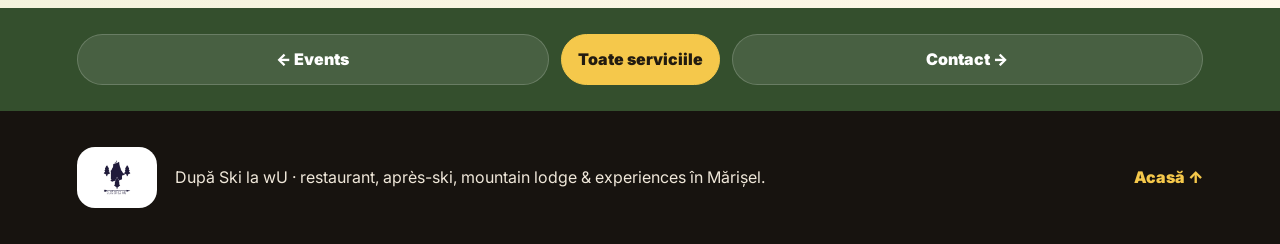
<file: natura.html>
<!doctype html>
<html lang="ro">
<head>
  <meta charset="utf-8" />
  <meta name="viewport" content="width=device-width, initial-scale=1" />
  <title>Natura Îți Mulțumește & Ateliere | După Ski la wU</title>
  <meta name="description" content="Proiecte de natură, împăduriri, educație și ateliere meșteșugărești la După Ski la wU." />
  <link rel="preconnect" href="https://fonts.googleapis.com">
  <link rel="preconnect" href="https://fonts.gstatic.com" crossorigin>
  <link href="https://fonts.googleapis.com/css2?family=Fraunces:opsz,wght@9..144,500;9..144,700&family=Inter:wght@400;500;600;700;800&display=swap" rel="stylesheet">
  <link rel="stylesheet" href="styles.css" />
</head>
<body>
  <header class="site-header" id="top">
    <a class="brand" href="index.html" aria-label="După Ski la wU - acasă">
      <img src="assets/logo.png" alt="Logo După Ski la wU" />
      <span>După Ski la wU</span>
    </a>
    <nav class="nav" aria-label="Navigație principală">
      <a href="restaurant.html">Restaurant</a>
      <a href="biciclete.html">Biciclete</a>
      <a href="iarna.html">Iarnă</a>
      <a href="events.html">Events</a>
      <a href="natura.html" class="active" aria-current="page">Natura</a>
      <a href="contact.html">Contact</a>
    </nav>
    <details class="mobile-menu">
      <summary>Pagini</summary>
      <div class="mobile-menu-panel">
        <a href="index.html">Acasă</a>
        <a href="restaurant.html">Restaurant</a>
        <a href="biciclete.html">Biciclete</a>
        <a href="iarna.html">Iarnă</a>
        <a href="events.html">Events</a>
        <a href="natura.html" class="active" aria-current="page">Natura</a>
        <a href="contact.html">Contact</a>
      </div>
    </details>
    <a class="nav-cta" href="tel:+40756038663">Rezervă</a>
  </header>

  <main>
    <section class="page-hero"><img src="assets/photo-19.jpg" alt="Terasa și florile de munte" /><div><p class="eyebrow">↟ Natura Îți Mulțumește ↟</p><h1>Ecologizăm, reîmpădurim și educăm copii.</h1><p class="lead">Un proiect născut din drag pentru munte, pădurile din jurul Mărișelului și comunitatea locală.</p><a class="btn primary" href="tel:+40756038663">Întreabă de activități</a></div></section>
    <section class="page-switcher" aria-label="Schimbă pagina">
      <span>Schimbă rapid pagina:</span>
      <a class="page-chip" href="index.html">Acasă</a>
      <a class="page-chip" href="restaurant.html">Restaurant</a>
      <a class="page-chip" href="biciclete.html">Biciclete</a>
      <a class="page-chip" href="iarna.html">Iarnă</a>
      <a class="page-chip" href="events.html">Events</a>
      <a class="page-chip active" aria-current="page" href="natura.html">Natura</a>
      <a class="page-chip" href="contact.html">Contact</a>
    </section>

    <section class="impact section"><div class="impact-card"><p class="eyebrow dark">Impact</p><h2>Peste 42.000 de puieți plantați.</h2><p>Companiile pot integra plantări, ecologizare, activități în natură și proiecte care lasă locul mai bun decât l-au găsit.</p></div><div class="craft-card"><p class="eyebrow dark">Ateliere & articole meșteșugărești</p><h2>Lână naturală, țesut și obiecte cu poveste.</h2><p>Atelierele de țesut la război și gherghef aduc o experiență cu spirit vechi, la gura sobei, în mijlocul munților Apuseni.</p></div></section>
    <section class="bottom-page-nav" aria-label="Navigare între pagini">
      <a href="events.html">← Events</a>
      <a href="index.html">Toate serviciile</a>
      <a href="contact.html">Contact →</a>
    </section>

  </main>

  <footer class="footer"><div><img src="assets/logo.png" alt="Logo După Ski la wU" /><p>După Ski la wU · restaurant, après-ski, mountain lodge & experiences în Mărișel.</p></div><a href="index.html">Acasă ↑</a></footer>
</body>
</html>
</file>
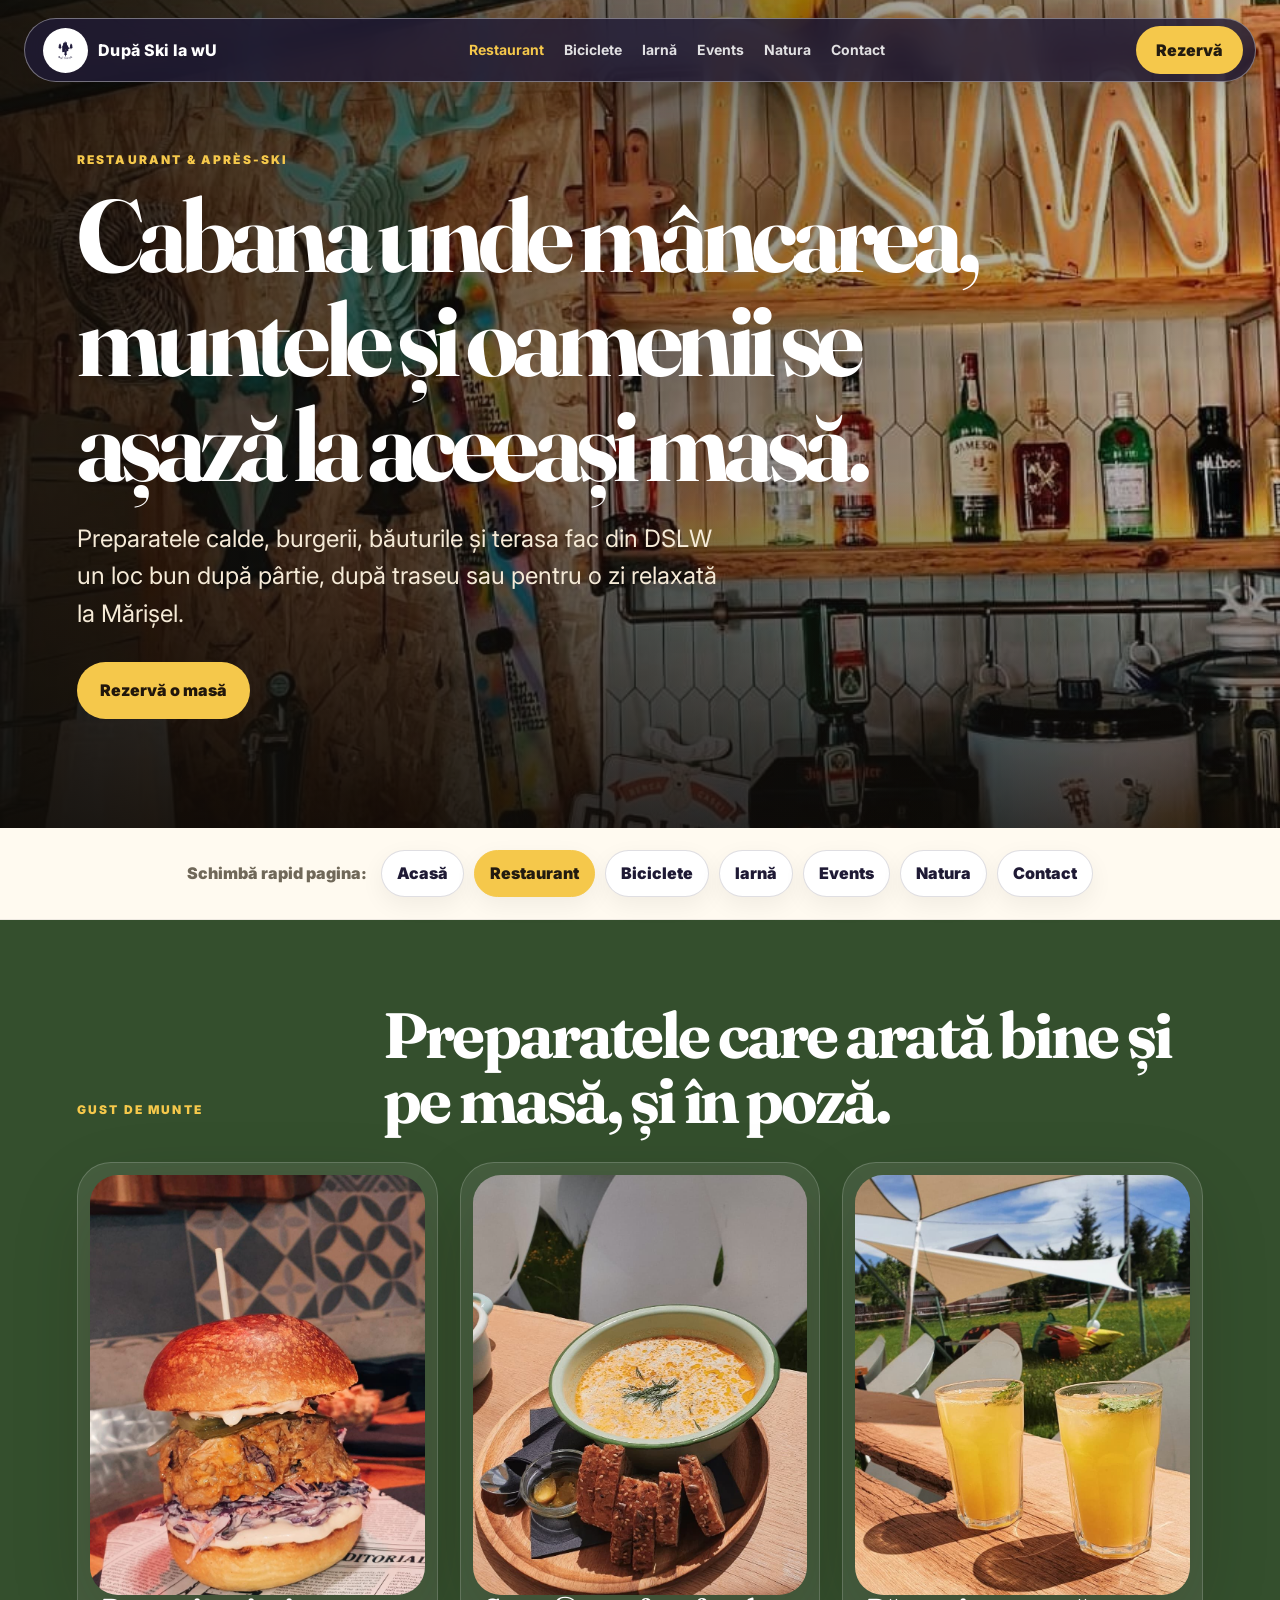
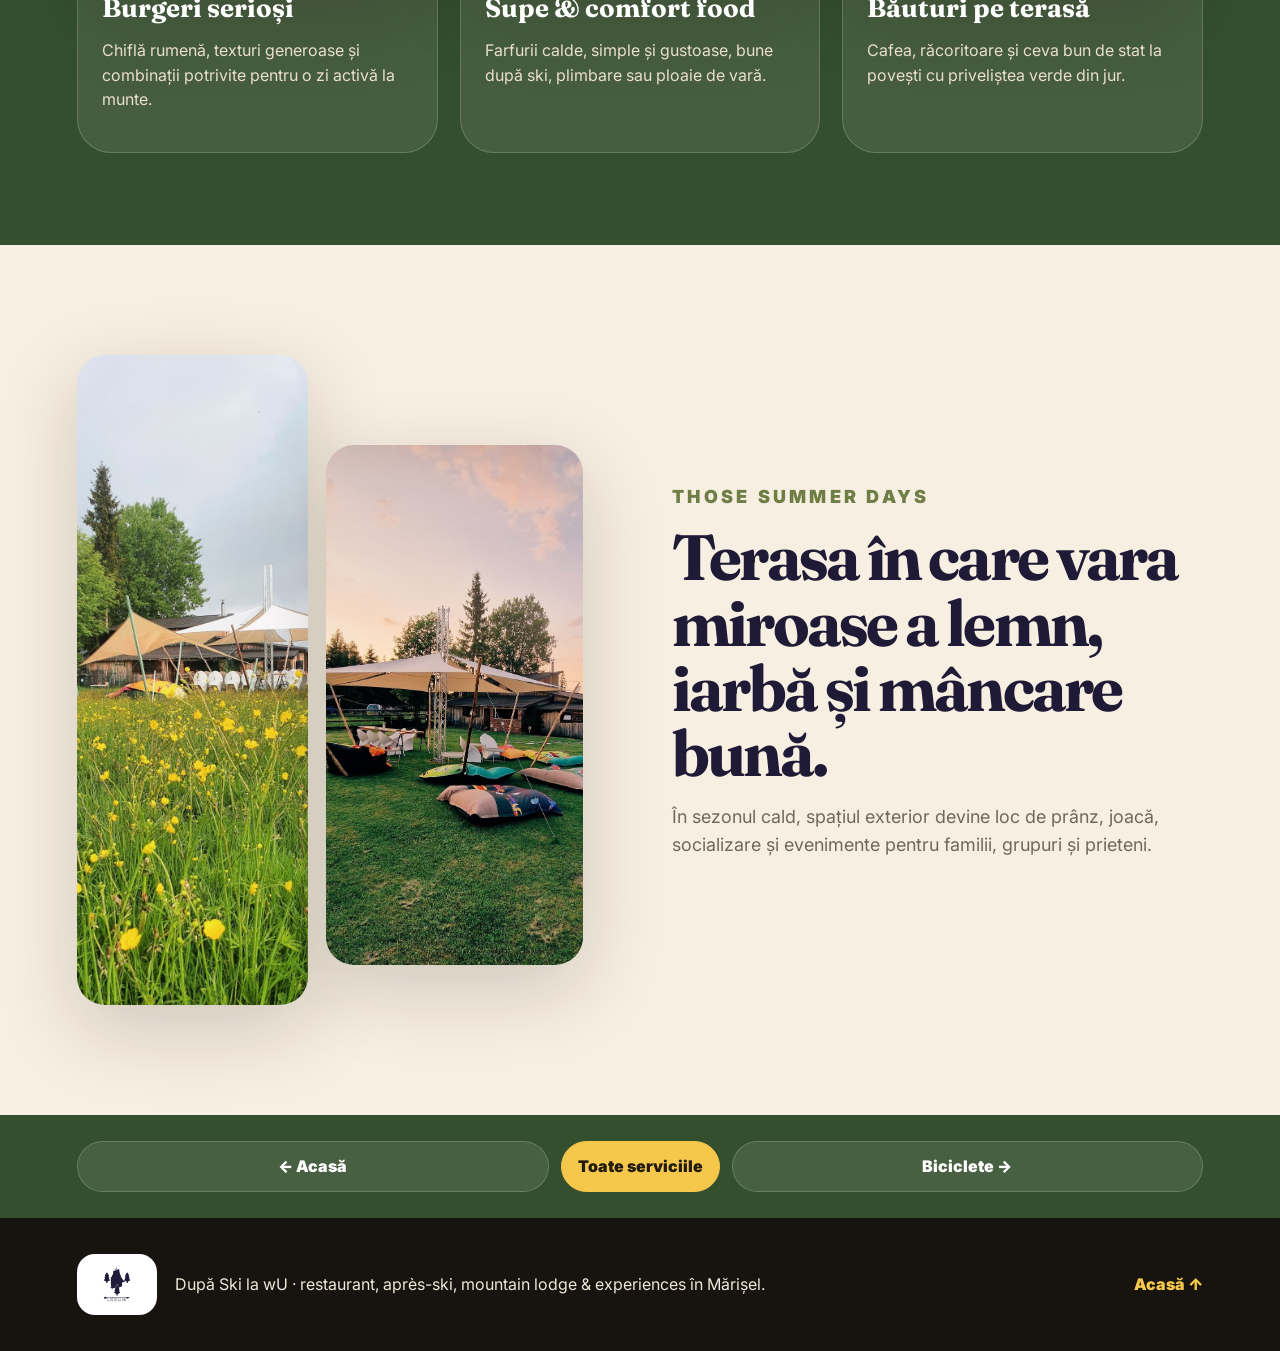
<file: restaurant.html>
<!doctype html>
<html lang="ro">
<head>
  <meta charset="utf-8" />
  <meta name="viewport" content="width=device-width, initial-scale=1" />
  <title>Restaurant & Après-ski | După Ski la wU</title>
  <meta name="description" content="Restaurant de munte, terasă de vară și après-ski în Mărișel." />
  <link rel="preconnect" href="https://fonts.googleapis.com">
  <link rel="preconnect" href="https://fonts.gstatic.com" crossorigin>
  <link href="https://fonts.googleapis.com/css2?family=Fraunces:opsz,wght@9..144,500;9..144,700&family=Inter:wght@400;500;600;700;800&display=swap" rel="stylesheet">
  <link rel="stylesheet" href="styles.css" />
</head>
<body>
  <header class="site-header" id="top">
    <a class="brand" href="index.html" aria-label="După Ski la wU - acasă">
      <img src="assets/logo.png" alt="Logo După Ski la wU" />
      <span>După Ski la wU</span>
    </a>
    <nav class="nav" aria-label="Navigație principală">
      <a href="restaurant.html" class="active" aria-current="page">Restaurant</a>
      <a href="biciclete.html">Biciclete</a>
      <a href="iarna.html">Iarnă</a>
      <a href="events.html">Events</a>
      <a href="natura.html">Natura</a>
      <a href="contact.html">Contact</a>
    </nav>
    <details class="mobile-menu">
      <summary>Pagini</summary>
      <div class="mobile-menu-panel">
        <a href="index.html">Acasă</a>
        <a href="restaurant.html" class="active" aria-current="page">Restaurant</a>
        <a href="biciclete.html">Biciclete</a>
        <a href="iarna.html">Iarnă</a>
        <a href="events.html">Events</a>
        <a href="natura.html">Natura</a>
        <a href="contact.html">Contact</a>
      </div>
    </details>
    <a class="nav-cta" href="tel:+40756038663">Rezervă</a>
  </header>

  <main>
    <section class="page-hero"><img src="assets/photo-05.jpg" alt="Barul interior După Ski la wU" /><div><p class="eyebrow">Restaurant & après-ski</p><h1>Cabana unde mâncarea, muntele și oamenii se așază la aceeași masă.</h1><p class="lead">Preparatele calde, burgerii, băuturile și terasa fac din DSLW un loc bun după pârtie, după traseu sau pentru o zi relaxată la Mărișel.</p><a class="btn primary" href="tel:+40756038663">Rezervă o masă</a></div></section>
    <section class="page-switcher" aria-label="Schimbă pagina">
      <span>Schimbă rapid pagina:</span>
      <a class="page-chip" href="index.html">Acasă</a>
      <a class="page-chip active" aria-current="page" href="restaurant.html">Restaurant</a>
      <a class="page-chip" href="biciclete.html">Biciclete</a>
      <a class="page-chip" href="iarna.html">Iarnă</a>
      <a class="page-chip" href="events.html">Events</a>
      <a class="page-chip" href="natura.html">Natura</a>
      <a class="page-chip" href="contact.html">Contact</a>
    </section>

    <section class="menu-band page-band"><div><p class="eyebrow">Gust de munte</p><h2>Preparatele care arată bine și pe masă, și în poză.</h2></div><div class="menu-cards"><article><img src="assets/photo-23.jpg" alt="Burger" /><h3>Burgeri serioși</h3><p>Chiflă rumenă, texturi generoase și combinații potrivite pentru o zi activă la munte.</p></article><article><img src="assets/photo-24.jpg" alt="Supă cremă" /><h3>Supe & comfort food</h3><p>Farfurii calde, simple și gustoase, bune după ski, plimbare sau ploaie de vară.</p></article><article><img src="assets/photo-21.jpg" alt="Băuturi pe terasă" /><h3>Băuturi pe terasă</h3><p>Cafea, răcoritoare și ceva bun de stat la povești cu priveliștea verde din jur.</p></article></div></section>
    <section class="terrace section"><div class="photo-stack"><img src="assets/photo-19.jpg" alt="Terasa în flori" /><img src="assets/photo-13.jpg" alt="Zona de relaxare" /></div><div class="section-copy"><p class="eyebrow dark">Those summer days</p><h2>Terasa în care vara miroase a lemn, iarbă și mâncare bună.</h2><p>În sezonul cald, spațiul exterior devine loc de prânz, joacă, socializare și evenimente pentru familii, grupuri și prieteni.</p></div></section>
    <section class="bottom-page-nav" aria-label="Navigare între pagini">
      <a href="index.html">← Acasă</a>
      <a href="index.html">Toate serviciile</a>
      <a href="biciclete.html">Biciclete →</a>
    </section>

  </main>

  <footer class="footer"><div><img src="assets/logo.png" alt="Logo După Ski la wU" /><p>După Ski la wU · restaurant, après-ski, mountain lodge & experiences în Mărișel.</p></div><a href="index.html">Acasă ↑</a></footer>
</body>
</html>
</file>
<file: styles.css>
:root{
  --ink:#1f1a35;
  --muted:#706859;
  --cream:#f7efe1;
  --cream-2:#fffaf0;
  --green:#344f2d;
  --moss:#6f7e45;
  --yellow:#f5c84b;
  --wood:#8a5534;
  --charcoal:#17130f;
  --white:#fff;
  --radius:28px;
  --shadow:0 24px 80px rgba(25,18,10,.18);
}
*{box-sizing:border-box}
html{scroll-behavior:smooth}
body{margin:0;background:var(--cream);color:var(--ink);font-family:Inter,system-ui,-apple-system,Segoe UI,sans-serif;line-height:1.55}
a{color:inherit;text-decoration:none}
img{display:block;max-width:100%;height:auto}
.site-header{position:fixed;inset:18px 24px auto;z-index:20;height:64px;display:flex;align-items:center;justify-content:space-between;gap:18px;padding:10px 12px 10px 18px;border:1px solid rgba(255,255,255,.38);border-radius:999px;background:rgba(31,26,53,.82);-webkit-backdrop-filter:blur(14px);backdrop-filter:blur(14px);color:white;box-shadow:0 12px 40px rgba(0,0,0,.22);overflow:hidden}
.brand{display:flex;align-items:center;gap:10px;font-weight:800;letter-spacing:.02em}.brand img{width:45px;height:45px;object-fit:contain;background:#fff;border-radius:50%;padding:5px}.brand span{white-space:nowrap}.nav{display:flex;gap:20px;font-size:14px;font-weight:700}.nav a{opacity:.86}.nav a:hover{opacity:1;color:var(--yellow)}.nav-cta{padding:12px 20px;border-radius:999px;background:var(--yellow);color:#221b10;font-weight:900}
.hero{position:relative;min-height:100svh;display:grid;place-items:center;overflow:hidden;background:#111;color:white}.hero-media,.hero-media img,.hero-overlay{position:absolute;inset:0}.hero-media img{width:100%;height:100%;object-fit:cover}.hero-overlay{background:linear-gradient(90deg,rgba(15,12,8,.84),rgba(15,12,8,.44) 48%,rgba(15,12,8,.12)),linear-gradient(0deg,rgba(15,12,8,.72),transparent 40%)}.hero-content{position:relative;z-index:2;width:min(1120px,calc(100% - 42px));padding-top:80px}.eyebrow{text-transform:uppercase;letter-spacing:.18em;font-size:12px;font-weight:900;color:var(--yellow);margin:0 0 13px}.eyebrow.dark{color:var(--moss)}h1,h2,h3{font-family:Fraunces,Georgia,serif;line-height:1.02;margin:0}h1{font-size:clamp(54px,10vw,132px);max-width:900px;letter-spacing:-.06em}h2{font-size:clamp(34px,5vw,68px);letter-spacing:-.045em}h3{font-size:26px}.lead{max-width:650px;font-size:clamp(18px,2vw,24px);margin:24px 0 32px;color:#f5ead7}.btn{display:inline-flex;align-items:center;justify-content:center;border-radius:999px;padding:15px 22px;font-weight:900;border:1px solid transparent}.btn.primary{background:var(--yellow);color:#21170c}.btn.secondary{border-color:rgba(255,255,255,.55);color:#fff}.btn.secondary.dark{border-color:rgba(31,26,53,.22);color:var(--ink)}.hero-actions{display:flex;gap:14px;flex-wrap:wrap}.hero-card{position:absolute;right:42px;bottom:38px;z-index:3;width:310px;padding:22px;border-radius:24px;background:rgba(255,250,240,.9);color:var(--ink);box-shadow:var(--shadow);backdrop-filter:blur(14px)}.hero-card span,.hero-card small{display:block;color:var(--muted)}.hero-card strong{display:block;font-size:28px;margin:6px 0;font-family:Fraunces,Georgia,serif}
.section{padding:110px min(6vw,86px)}.intro,.terrace,.events,.location{display:grid;grid-template-columns:1fr 1.05fr;gap:min(7vw,90px);align-items:center}.section-copy p{font-size:18px;color:var(--muted);max-width:680px}.intro-grid{display:grid;grid-template-columns:1fr 1fr;gap:16px}.intro-grid img,.events-media img,.photo-stack img,.mini-gallery img,.masonry img,.menu-cards img,.map-notes img{width:100%;height:100%;object-fit:cover;border-radius:var(--radius);box-shadow:var(--shadow)}.intro-grid .tall{grid-row:span 2}.intro-grid img{min-height:260px}.intro-grid .tall{min-height:560px}.menu-band{padding:100px min(6vw,86px);background:var(--green);color:white}.menu-band>div:first-child{display:flex;align-items:end;justify-content:space-between;gap:30px;margin-bottom:30px}.menu-band h2{max-width:820px}.menu-cards{display:grid;grid-template-columns:repeat(3,1fr);gap:22px}.menu-cards article{padding:12px 12px 24px;border-radius:34px;background:rgba(255,255,255,.09);border:1px solid rgba(255,255,255,.18)}.menu-cards img{height:420px}.menu-cards h3,.menu-cards p{padding:0 12px}.menu-cards p{color:#eadfcb}.photo-stack{display:grid;grid-template-columns:.9fr 1fr;gap:18px}.photo-stack img:first-child{height:650px}.photo-stack img:last-child{height:520px;margin-top:90px}.mini-gallery{display:grid;grid-template-columns:repeat(3,1fr);gap:12px;margin-top:28px}.mini-gallery img{height:190px}.dark-section{background:var(--charcoal);color:white}.centered{text-align:center;margin:0 auto 38px;max-width:900px}.section-heading p:not(.eyebrow){color:var(--muted)}.experience-grid{display:grid;grid-template-columns:repeat(4,1fr);gap:18px}.experience-grid.large{grid-template-columns:repeat(4,1fr)}.experience-grid article{padding:28px;border-radius:28px;background:linear-gradient(180deg,rgba(255,255,255,.1),rgba(255,255,255,.04));border:1px solid rgba(255,255,255,.12)}.experience-grid span{display:inline-flex;width:42px;height:42px;align-items:center;justify-content:center;border-radius:50%;background:var(--yellow);color:#17130f;font-weight:900;margin-bottom:40px}.experience-grid p{color:#d6c8b1}.pricing{background:#fffaf0}.narrow{max-width:980px}.price-grid{display:grid;grid-template-columns:repeat(4,1fr);gap:18px;margin-top:34px}.price-grid article{padding:28px;border-radius:28px;background:white;box-shadow:var(--shadow);border:1px solid rgba(52,79,45,.12)}.price-grid h3{font-size:24px}.price-grid .spec{color:var(--moss);font-weight:900;margin:8px 0}.price-grid strong{display:block;font-size:28px;font-family:Fraunces,Georgia,serif;margin:18px 0 4px}.price-grid small{color:var(--muted);font-weight:700}.discount-panel{display:grid;grid-template-columns:1fr 1fr;gap:18px;margin-top:20px}.discount-panel>div{padding:26px;border-radius:26px;background:#344f2d;color:white}.discount-panel p{color:#eadfcb}.split-feature{display:grid;grid-template-columns:1fr 1fr;gap:min(7vw,90px);align-items:center;background:#f7efe1}.feature-photo img{width:100%;height:640px;object-fit:cover;border-radius:34px;box-shadow:var(--shadow)}.winter-grid{display:grid;grid-template-columns:repeat(3,1fr);gap:20px}.winter-grid article{padding:30px;border-radius:30px;background:rgba(255,255,255,.08);border:1px solid rgba(255,255,255,.14)}.winter-grid ul{padding-left:20px;color:#e8dcca}.winter-grid p{color:#e8dcca}.impact{display:grid;grid-template-columns:1.1fr .9fr;gap:22px;background:linear-gradient(135deg,#eef0d6,#fff8e9)}.impact-card,.craft-card{padding:42px;border-radius:34px;background:white;box-shadow:var(--shadow)}.impact-card p,.craft-card p{color:var(--muted);font-size:18px}.check-list{list-style:none;margin:28px 0 0;padding:0;display:grid;gap:12px}.check-list li{padding:15px 18px;border-radius:18px;background:#fff8e9;color:#4c4031;font-weight:700}.check-list li:before{content:'↟';color:var(--moss);font-weight:900;margin-right:10px}.events-media{display:grid;grid-template-columns:1fr 1fr;gap:16px}.events-media img:first-child{grid-column:span 2;height:360px}.events-media img{height:300px}.gallery{background:var(--cream-2)}.section-heading{margin-bottom:34px}.masonry{columns:4 220px;column-gap:16px}.masonry img{break-inside:avoid;margin:0 0 16px;border-radius:24px}.location{background:linear-gradient(135deg,#fdf7eb,#efe0c6)}.contact-card{padding:44px;border-radius:34px;background:white;box-shadow:var(--shadow)}.contact-lines{display:grid;gap:10px;margin:26px 0}.contact-lines a,.contact-lines span{font-size:20px;font-weight:800}.contact-actions{display:flex;gap:12px;flex-wrap:wrap}.map-box{display:grid;gap:14px}.map-box iframe{width:100%;height:470px;border:0;border-radius:34px;box-shadow:var(--shadow);filter:saturate(.88) contrast(.96)}.map-box p{margin:0;color:var(--muted);font-size:14px}.footer{display:flex;justify-content:space-between;align-items:center;gap:30px;padding:36px min(6vw,86px);background:#17130f;color:#efe7d9}.footer img{width:80px;background:white;border-radius:18px;padding:8px}.footer>div{display:flex;align-items:center;gap:18px}.footer a{font-weight:900;color:var(--yellow)}
@media (max-width:980px){.nav{display:none}.site-header{position:fixed;top:0;left:0;right:0;inset:auto;width:100%;height:64px;border-radius:0 0 14px 14px;border-left:0;border-right:0;border-top:0;padding:0 16px;background:rgba(31,26,53,.94);-webkit-backdrop-filter:none;backdrop-filter:none}.brand img{width:38px;height:38px}section[id]{scroll-margin-top:72px}.hero-card{position:relative;right:auto;bottom:auto;margin:24px auto 0;width:min(92%,360px)}.hero{padding-bottom:34px}.intro,.terrace,.events,.location,.split-feature,.impact{grid-template-columns:1fr}.menu-cards,.experience-grid,.experience-grid.large,.price-grid,.winter-grid{grid-template-columns:1fr 1fr}.discount-panel{grid-template-columns:1fr}.photo-stack img:first-child,.photo-stack img:last-child{height:420px;margin-top:0}.section{padding:78px 20px}.menu-band{padding:78px 20px}.feature-photo img{height:420px}}
@media (max-width:620px){.site-header{height:60px;padding:0 14px;border-radius:0 0 12px 12px}.brand span{display:none}.brand img{width:36px;height:36px}.nav-cta{padding:10px 16px}.hero-content{width:calc(100% - 28px)}.lead{font-size:17px}.menu-cards,.experience-grid,.experience-grid.large,.price-grid,.winter-grid,.impact{grid-template-columns:1fr}.menu-cards img{height:360px}.intro-grid,.events-media{grid-template-columns:1fr}.intro-grid .tall,.intro-grid img,.events-media img:first-child,.events-media img{grid-column:auto;grid-row:auto;min-height:0;height:360px}.photo-stack{grid-template-columns:1fr}.mini-gallery{grid-template-columns:1fr 1fr}.masonry{columns:1}.contact-card,.impact-card,.craft-card{padding:28px}.footer,.footer>div{align-items:flex-start;flex-direction:column}}


/* Multi-page service layout */
.home-hero{min-height:76svh}
.compact-hero{padding-top:96px}
.service-hub{background:var(--cream-2)}
.narrow{max-width:760px}
.service-buttons-grid{display:grid;grid-template-columns:repeat(3,1fr);gap:22px;max-width:1180px;margin:0 auto}
.service-button-card{display:flex;min-height:430px;flex-direction:column;justify-content:flex-end;position:relative;overflow:hidden;border-radius:34px;color:white;box-shadow:var(--shadow);background:#111;isolation:isolate;transform:translateY(0);transition:transform .2s ease, box-shadow .2s ease}
.service-button-card:hover{transform:translateY(-5px);box-shadow:0 30px 90px rgba(25,18,10,.26)}
.service-button-card img{position:absolute;inset:0;width:100%;height:100%;object-fit:cover;z-index:-2;transition:transform .35s ease}
.service-button-card:hover img{transform:scale(1.04)}
.service-button-card:after{content:"";position:absolute;inset:0;background:linear-gradient(180deg,rgba(0,0,0,.04),rgba(0,0,0,.78));z-index:-1}
.service-button-card span{display:block;padding:0 24px 8px;font-family:Fraunces,Georgia,serif;font-size:30px;font-weight:700;line-height:1.05}
.service-button-card small{display:block;padding:0 24px 28px;color:#f6ead5;font-weight:700;font-size:15px}
.page-hero{position:relative;min-height:92svh;display:grid;align-items:center;overflow:hidden;padding:130px min(6vw,86px) 88px;background:var(--charcoal);color:white;isolation:isolate}
.page-hero:after{content:"";position:absolute;inset:0;background:linear-gradient(90deg,rgba(15,12,8,.86),rgba(15,12,8,.50) 50%,rgba(15,12,8,.18)),linear-gradient(0deg,rgba(15,12,8,.74),transparent 42%);z-index:-1}
.page-hero>img{position:absolute;inset:0;width:100%;height:100%;object-fit:cover;border-radius:0;box-shadow:none;z-index:-2}
.page-hero>div{position:relative;z-index:1;max-width:920px}
.page-hero h1{font-size:clamp(48px,8vw,116px);letter-spacing:-.055em;margin-bottom:24px}
.page-hero .lead{color:#f5ead7;margin-bottom:30px}
.page-band{padding-top:82px;padding-bottom:92px}
body:not(.home) .footer a{color:var(--yellow)}
@media (max-width:980px){.service-buttons-grid{grid-template-columns:1fr 1fr}.service-button-card{min-height:360px}.page-hero{min-height:88svh;padding:110px 20px 66px}}
@media (max-width:620px){.service-buttons-grid{grid-template-columns:1fr;gap:0;margin-left:-20px;margin-right:-20px;max-width:none}.service-button-card{min-height:70svh;border-radius:0;box-shadow:none}.service-button-card span{font-size:29px}.page-hero{min-height:92svh;padding:96px 16px 54px}.page-hero h1{font-size:clamp(46px,14vw,72px)}}


/* Easier navigation between pages */
.nav a.active{color:var(--yellow);opacity:1}
.mobile-menu{display:none;position:relative;color:white;font-weight:900}
.mobile-menu summary{list-style:none;cursor:pointer;border:1px solid rgba(255,255,255,.35);border-radius:999px;padding:10px 15px;background:rgba(255,255,255,.08)}
.mobile-menu summary::-webkit-details-marker{display:none}
.mobile-menu-panel{position:fixed;top:70px;left:14px;right:14px;display:grid;grid-template-columns:1fr 1fr;gap:10px;padding:14px;border-radius:22px;background:rgba(31,26,53,.98);box-shadow:0 20px 70px rgba(0,0,0,.32);border:1px solid rgba(255,255,255,.14)}
.mobile-menu-panel a{padding:14px 15px;border-radius:16px;background:rgba(255,255,255,.08);font-weight:900}
.mobile-menu-panel a.active{background:var(--yellow);color:#221b10}
.page-switcher{display:flex;align-items:center;justify-content:center;gap:10px;flex-wrap:wrap;padding:22px min(6vw,86px);background:var(--cream-2);border-bottom:1px solid rgba(31,26,53,.08)}
.page-switcher span{font-weight:900;color:var(--muted);margin-right:4px}
.page-chip{display:inline-flex;align-items:center;justify-content:center;padding:10px 15px;border-radius:999px;background:#fff;border:1px solid rgba(31,26,53,.14);box-shadow:0 8px 24px rgba(25,18,10,.06);font-weight:900;color:var(--ink)}
.page-chip:hover,.page-chip.active{background:var(--yellow);border-color:var(--yellow);color:#221b10}
.bottom-page-nav{display:grid;grid-template-columns:1fr auto 1fr;gap:12px;align-items:center;padding:26px min(6vw,86px);background:var(--green);color:white}
.bottom-page-nav a{display:flex;align-items:center;justify-content:center;min-height:48px;padding:12px 16px;border-radius:999px;background:rgba(255,255,255,.1);border:1px solid rgba(255,255,255,.18);font-weight:900;text-align:center}
.bottom-page-nav a:nth-child(2){background:var(--yellow);color:#221b10;border-color:var(--yellow)}
@media (max-width:980px){.mobile-menu{display:block}.nav-cta{display:none}.mobile-menu-panel{top:66px}.page-switcher{justify-content:flex-start;overflow-x:auto;flex-wrap:nowrap;padding:14px 16px;position:sticky;top:64px;z-index:12}.page-switcher span{display:none}.page-chip{white-space:nowrap}.bottom-page-nav{grid-template-columns:1fr;padding:18px 16px}.bottom-page-nav a{justify-content:center}.site-header{overflow:visible}}
@media (max-width:620px){.mobile-menu summary{padding:9px 13px}.mobile-menu-panel{top:62px;grid-template-columns:1fr}.page-switcher{top:60px}}
</file>
